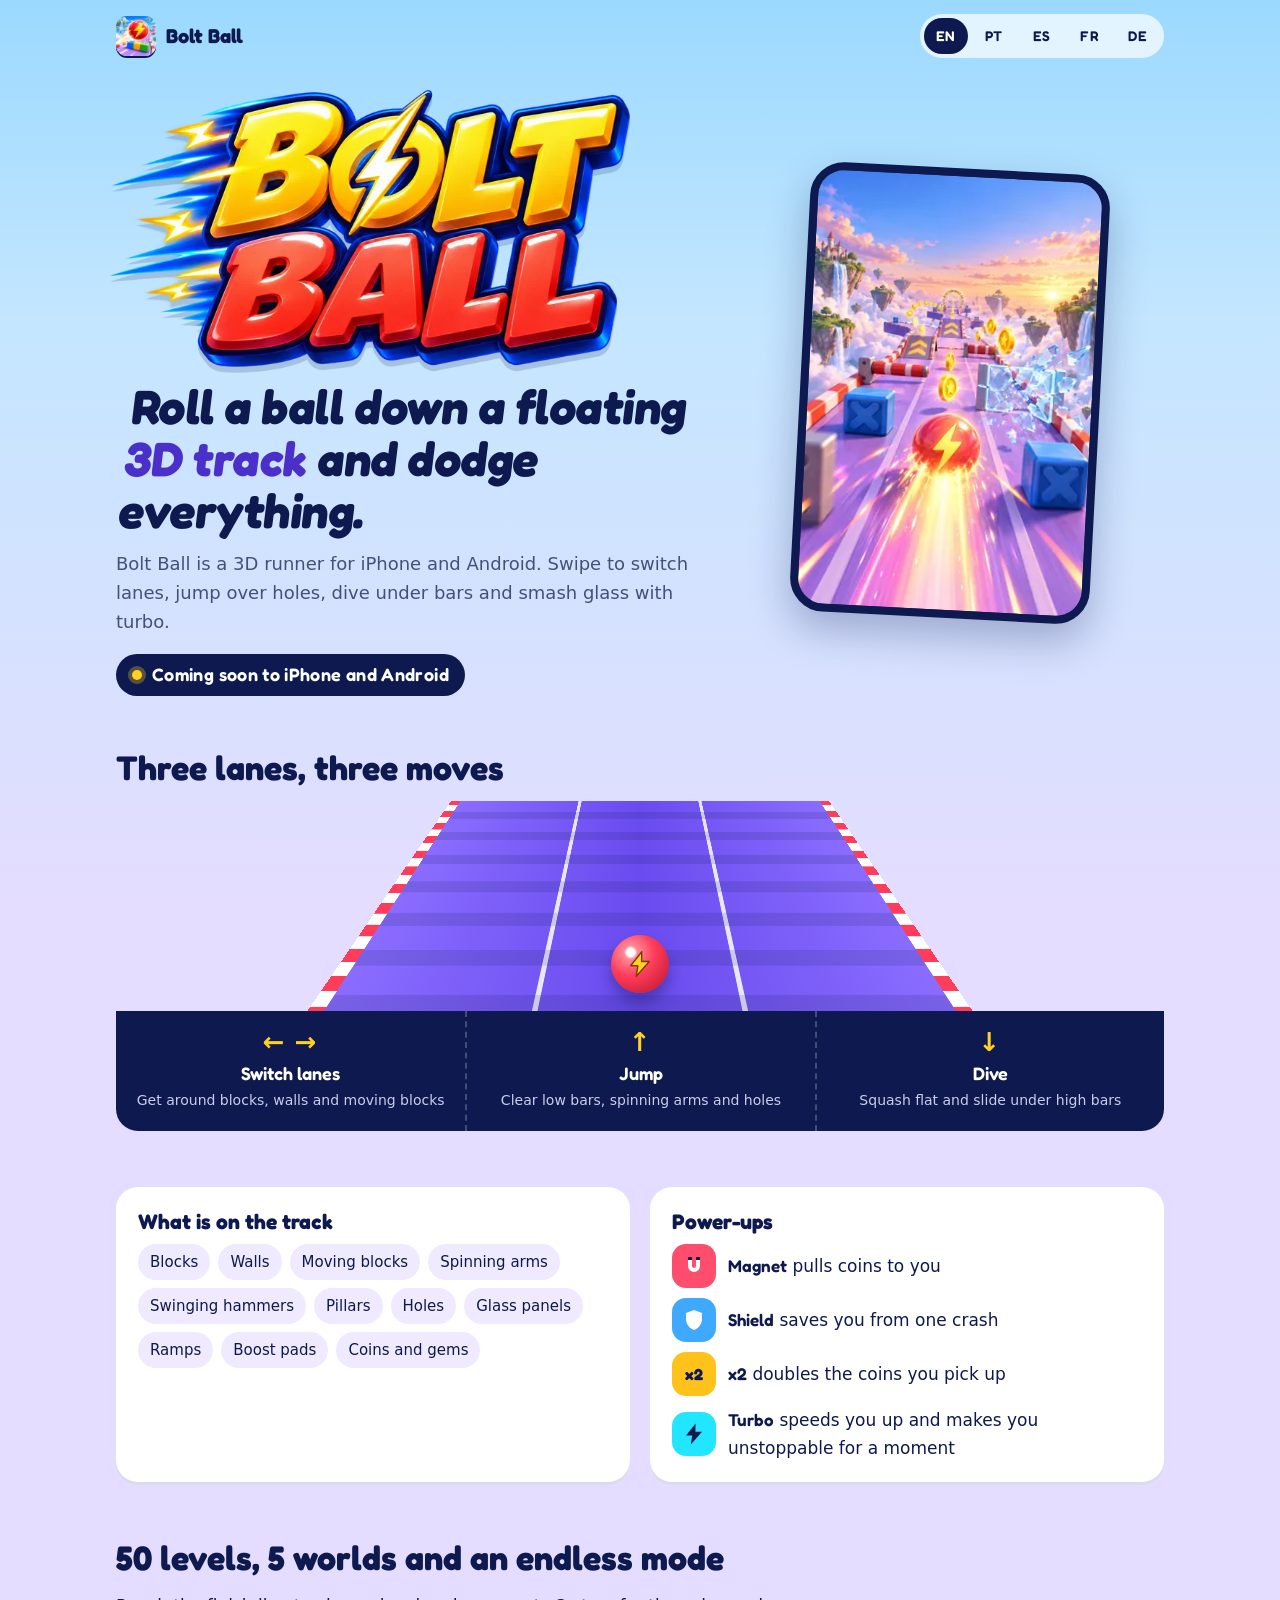
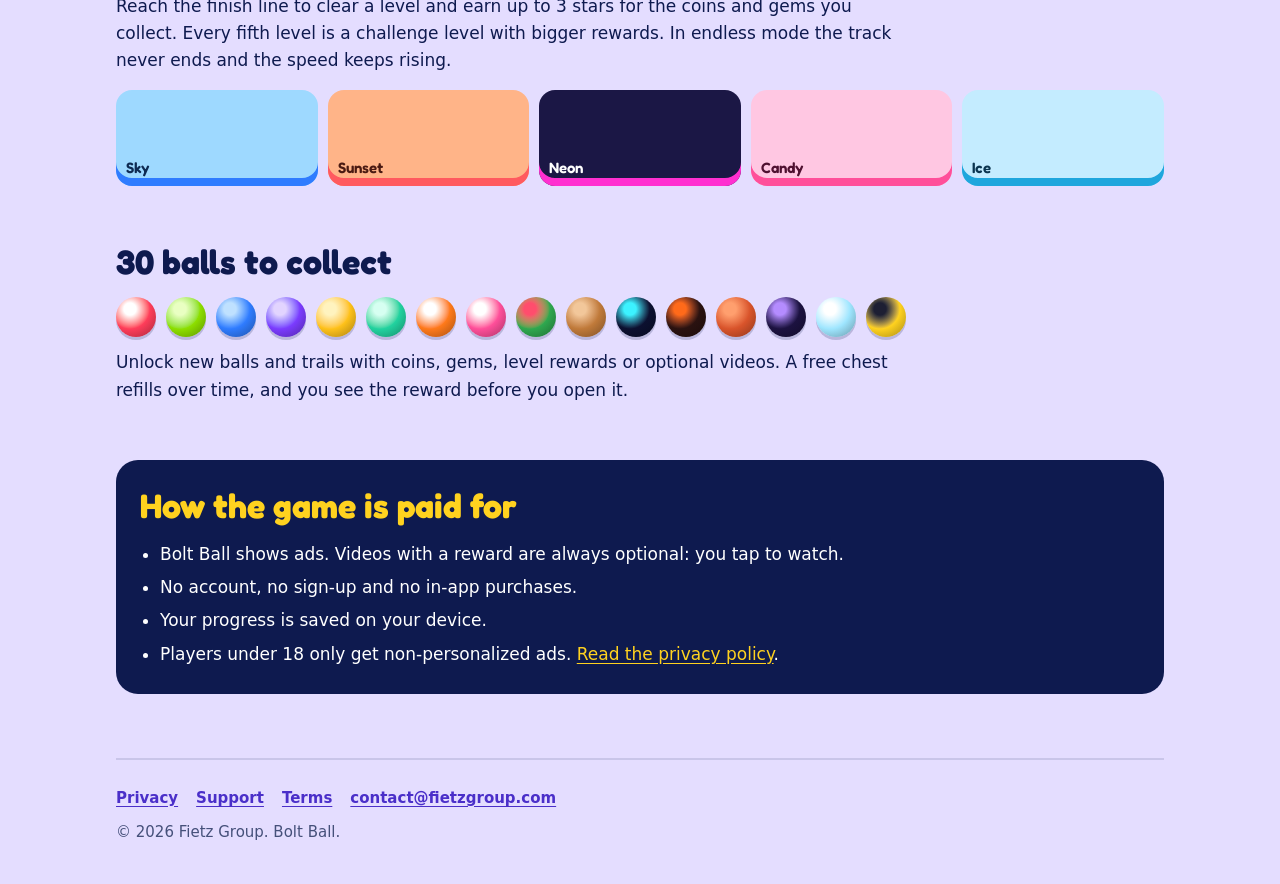
<file: index.html>
<!doctype html>
<html lang="en" data-title-en="Bolt Ball: 3D ball runner for iPhone and Android" data-title-pt="Bolt Ball: corrida de bola em 3D para iPhone e Android" data-title-es="Bolt Ball: carrera de bola en 3D para iPhone y Android" data-title-fr="Bolt Ball&nbsp;: course d'obstacles en 3D pour iPhone et Android" data-title-de="Bolt Ball: 3D-Ball-Runner für iPhone und Android">
<head>
<meta charset="utf-8">
<meta name="viewport" content="width=device-width, initial-scale=1, viewport-fit=cover">
<title>Bolt Ball: 3D ball runner for iPhone and Android</title>
<meta name="description" content="Bolt Ball is a 3D runner: roll a ball down a floating three-lane track, switch lanes, jump, dive and dodge obstacles. 50 levels in 5 worlds, endless mode and 30 balls to collect.">
<meta name="theme-color" content="#9bd9ff">
<link rel="canonical" href="https://mauriciofietz.github.io/bolt-ball/">
<link rel="icon" type="image/png" sizes="32x32" href="img/favicon-32.png">
<link rel="apple-touch-icon" href="img/apple-touch-icon.png">
<link rel="preload" href="fonts/fredoka.woff2" as="font" type="font/woff2" crossorigin>
<meta property="og:type" content="website">
<meta property="og:title" content="Bolt Ball">
<meta property="og:description" content="Roll a ball down a floating 3D track: switch lanes, jump, dive and dodge obstacles.">
<meta property="og:url" content="https://mauriciofietz.github.io/bolt-ball/">
<meta property="og:image" content="https://mauriciofietz.github.io/bolt-ball/img/og.jpg">
<meta property="og:image:width" content="1200">
<meta property="og:image:height" content="630">
<meta name="twitter:card" content="summary_large_image">
<link rel="stylesheet" href="style.css">
<script src="lang.js"></script>
</head>
<body>
<a class="skip" href="#main"><span data-l="en">Skip to content</span><span data-l="pt">Pular para o conteúdo</span><span data-l="es">Saltar al contenido</span><span data-l="fr">Aller au contenu</span><span data-l="de">Zum Inhalt springen</span></a>

<div class="wrap">
  <header class="top">
    <a class="brand" href="./" aria-label="Bolt Ball"><img src="img/icon-96.webp" width="40" height="40" alt=""> Bolt Ball</a>
    <nav class="langs" aria-label="Language / Idioma / Langue / Sprache">
      <a href="#en" data-set="en" hreflang="en" lang="en">EN</a>
      <a href="#pt" data-set="pt" hreflang="pt-BR" lang="pt-BR">PT</a>
      <a href="#es" data-set="es" hreflang="es" lang="es">ES</a>
      <a href="#fr" data-set="fr" hreflang="fr" lang="fr">FR</a>
      <a href="#de" data-set="de" hreflang="de" lang="de">DE</a>
    </nav>
  </header>

  <main id="main">
    <section class="hero">
      <div>
        <img class="hero-logo" src="img/logo-720.webp" srcset="img/logo-360.webp 360w, img/logo-720.webp 720w" sizes="(max-width: 760px) 86vw, 520px" width="720" height="383" alt="Bolt Ball" fetchpriority="high">
        <div data-l="en" lang="en">
          <h1>Roll a ball down a floating <span class="hl">3D track</span> and dodge everything.</h1>
          <p>Bolt Ball is a 3D runner for iPhone and Android. Swipe to switch lanes, jump over holes, dive under bars and smash glass with turbo.</p>
          <p class="soon">Coming soon to iPhone and Android</p>
        </div>
        <div data-l="pt" lang="pt-BR">
          <h1>Guie uma bola por uma <span class="hl">pista 3D</span> flutuante e desvie de tudo.</h1>
          <p>Bolt Ball é um jogo de corrida com obstáculos em 3D para iPhone e Android. Deslize para trocar de faixa, pular buracos, mergulhar sob barras e quebrar vidro no turbo.</p>
          <p class="soon">Em breve para iPhone e Android</p>
        </div>
        <div data-l="es" lang="es">
          <h1>Guía una bola por una <span class="hl">pista 3D</span> flotante y esquívalo todo.</h1>
          <p>Bolt Ball es un juego de carreras con obstáculos en 3D para iPhone y Android. Desliza para cambiar de carril, saltar huecos, pasar bajo las barras y romper cristal con turbo.</p>
          <p class="soon">Muy pronto en iPhone y Android</p>
        </div>
        <div data-l="fr" lang="fr">
          <h1>Guidez une boule sur une <span class="hl">piste 3D</span> flottante et esquivez tout.</h1>
          <p>Bolt Ball est un jeu de course d'obstacles en 3D pour iPhone et Android. Glissez le doigt pour changer de voie, sauter par-dessus les trous, plonger sous les barres et briser le verre avec le turbo.</p>
          <p class="soon">Bientôt sur iPhone et Android</p>
        </div>
        <div data-l="de" lang="de">
          <h1>Lenke einen Ball über eine schwebende <span class="hl">3D-Strecke</span> und weich allem aus.</h1>
          <p>Bolt Ball ist ein 3D-Rennspiel mit Hindernissen für iPhone und Android. Wische, um die Spur zu wechseln, über Löcher zu springen, unter Stangen durchzutauchen und mit Turbo Glas zu zerschlagen.</p>
          <p class="soon">Bald für iPhone und Android</p>
        </div>
      </div>
      <figure class="shot">
        <img src="img/splash-600.webp" srcset="img/splash-300.webp 300w, img/splash-600.webp 600w" sizes="(max-width: 760px) 70vw, 300px" width="600" height="900" alt="" loading="eager">
      </figure>
    </section>

    <section class="lanes" aria-labelledby="moves-title">
      <h2 id="moves-title" class="lanes-title">
        <span data-l="en">Three lanes, three moves</span><span data-l="pt">Três faixas, três gestos</span><span data-l="es">Tres carriles, tres gestos</span><span data-l="fr">Trois voies, trois gestes</span><span data-l="de">Drei Spuren, drei Gesten</span>
      </h2>
      <div class="road-view" aria-hidden="true">
        <div class="road"></div>
        <div class="ball"><svg viewBox="0 0 24 24"><path d="M13.5 1.5 4 13.5h6.2L8.8 22.5 20 9.8h-6.6l.1-8.3Z" fill="#ffd21f" stroke="#7a3b00" stroke-width="1.2" stroke-linejoin="round"/></svg></div>
      </div>
      <ul class="moves">
        <li>
          <span class="gest" aria-hidden="true">&larr; &rarr;</span>
          <span class="act"><span data-l="en">Switch lanes</span><span data-l="pt">Troque de faixa</span><span data-l="es">Cambia de carril</span><span data-l="fr">Changez de voie</span><span data-l="de">Spur wechseln</span></span>
          <span class="why"><span data-l="en">Get around blocks, walls and moving blocks</span><span data-l="pt">Fuja de blocos, paredes e blocos que se movem</span><span data-l="es">Esquiva bloques, muros y bloques que se mueven</span><span data-l="fr">Contournez les blocs, les murs et les blocs mobiles</span><span data-l="de">Weich Blöcken, Wänden und beweglichen Blöcken aus</span></span>
        </li>
        <li>
          <span class="gest" aria-hidden="true">&uarr;</span>
          <span class="act"><span data-l="en">Jump</span><span data-l="pt">Pule</span><span data-l="es">Salta</span><span data-l="fr">Sautez</span><span data-l="de">Springen</span></span>
          <span class="why"><span data-l="en">Clear low bars, spinning arms and holes</span><span data-l="pt">Passe por barras baixas, braços giratórios e buracos</span><span data-l="es">Supera barras bajas, brazos giratorios y huecos</span><span data-l="fr">Franchissez les barres basses, les bras rotatifs et les trous</span><span data-l="de">Spring über niedrige Stangen, Drehbalken und Löcher</span></span>
        </li>
        <li>
          <span class="gest" aria-hidden="true">&darr;</span>
          <span class="act"><span data-l="en">Dive</span><span data-l="pt">Mergulhe</span><span data-l="es">Lánzate</span><span data-l="fr">Plongez</span><span data-l="de">Ducken</span></span>
          <span class="why"><span data-l="en">Squash flat and slide under high bars</span><span data-l="pt">Achate a bola e passe sob as barras altas</span><span data-l="es">Aplasta la bola y pasa bajo las barras altas</span><span data-l="fr">Aplatissez la boule et glissez sous les barres hautes</span><span data-l="de">Mach dich platt und rutsch unter hohen Stangen durch</span></span>
        </li>
      </ul>
    </section>

    <section class="block">
      <div class="grid2">
        <div class="card">
          <h3><span data-l="en">What is on the track</span><span data-l="pt">O que tem na pista</span><span data-l="es">Qué hay en la pista</span><span data-l="fr">Sur la piste</span><span data-l="de">Auf der Strecke</span></h3>
          <ul class="chips" data-l="en" lang="en">
            <li>Blocks</li><li>Walls</li><li>Moving blocks</li><li>Spinning arms</li><li>Swinging hammers</li><li>Pillars</li><li>Holes</li><li>Glass panels</li><li>Ramps</li><li>Boost pads</li><li>Coins and gems</li>
          </ul>
          <ul class="chips" data-l="pt" lang="pt-BR">
            <li>Blocos</li><li>Paredes</li><li>Blocos que se movem</li><li>Braços giratórios</li><li>Martelos que balançam</li><li>Pilares</li><li>Buracos</li><li>Painéis de vidro</li><li>Rampas</li><li>Placas de turbo</li><li>Moedas e gemas</li>
          </ul>
          <ul class="chips" data-l="es" lang="es">
            <li>Bloques</li><li>Muros</li><li>Bloques móviles</li><li>Brazos giratorios</li><li>Martillos que se balancean</li><li>Pilares</li><li>Huecos</li><li>Paneles de cristal</li><li>Rampas</li><li>Placas de turbo</li><li>Monedas y gemas</li>
          </ul>
          <ul class="chips" data-l="fr" lang="fr">
            <li>Blocs</li><li>Murs</li><li>Blocs mobiles</li><li>Bras rotatifs</li><li>Marteaux oscillants</li><li>Piliers</li><li>Trous</li><li>Panneaux de verre</li><li>Rampes</li><li>Plaques de turbo</li><li>Pièces et gemmes</li>
          </ul>
          <ul class="chips" data-l="de" lang="de">
            <li>Blöcke</li><li>Wände</li><li>Bewegliche Blöcke</li><li>Drehbalken</li><li>Schwingende Hämmer</li><li>Säulen</li><li>Löcher</li><li>Glasscheiben</li><li>Rampen</li><li>Turbo-Felder</li><li>Münzen und Edelsteine</li>
          </ul>
        </div>
        <div class="card">
          <h3><span data-l="en">Power-ups</span><span data-l="pt">Poderes</span><span data-l="es">Potenciadores</span><span data-l="fr">Bonus</span><span data-l="de">Power-ups</span></h3>
          <ul class="powers">
            <li><span class="pw" style="background:#ff4d6d" aria-hidden="true"><svg viewBox="0 0 24 24" width="24" height="24"><path d="M6 3v9a6 6 0 0 0 12 0V3h-4v9a2 2 0 0 1-4 0V3H6Z" fill="#fff"/><path d="M6 3h4v3H6zM14 3h4v3h-4z" fill="#0e1a4f"/></svg></span><span><b><span data-l="en">Magnet</span><span data-l="pt">Ímã</span><span data-l="es">Imán</span><span data-l="fr">Aimant</span><span data-l="de">Magnet</span></b> <span data-l="en">pulls coins to you</span><span data-l="pt">puxa as moedas até você</span><span data-l="es">atrae las monedas hacia ti</span><span data-l="fr">attire les pièces vers vous</span><span data-l="de">zieht Münzen zu dir</span></span></li>
            <li><span class="pw" style="background:#3fa9ff" aria-hidden="true"><svg viewBox="0 0 24 24" width="24" height="24"><path d="M12 2 4 5v6c0 5 3.4 9.4 8 11 4.6-1.6 8-6 8-11V5l-8-3Z" fill="#fff"/></svg></span><span><b><span data-l="en">Shield</span><span data-l="pt">Escudo</span><span data-l="es">Escudo</span><span data-l="fr">Bouclier</span><span data-l="de">Schild</span></b> <span data-l="en">saves you from one crash</span><span data-l="pt">salva você de uma batida</span><span data-l="es">te salva de un choque</span><span data-l="fr">vous sauve d'une collision</span><span data-l="de">rettet dich bei einem Crash</span></span></li>
            <li><span class="pw" style="background:#ffc21a;color:#0e1a4f" aria-hidden="true">x2</span><span><b>x2</b> <span data-l="en">doubles the coins you pick up</span><span data-l="pt">dobra as moedas que você pega</span><span data-l="es">duplica las monedas que recoges</span><span data-l="fr">double les pièces que vous ramassez</span><span data-l="de">verdoppelt die Münzen, die du einsammelst</span></span></li>
            <li><span class="pw" style="background:#22e6ff" aria-hidden="true"><svg viewBox="0 0 24 24" width="24" height="24"><path d="M13.5 1.5 4 13.5h6.2L8.8 22.5 20 9.8h-6.6l.1-8.3Z" fill="#0e1a4f"/></svg></span><span><b>Turbo</b> <span data-l="en">speeds you up and makes you unstoppable for a moment</span><span data-l="pt">acelera e deixa você invencível por um instante</span><span data-l="es">te acelera y te hace invencible por un momento</span><span data-l="fr">vous accélère et vous rend imparable pendant un instant</span><span data-l="de">macht dich schneller und kurz unaufhaltsam</span></span></li>
          </ul>
        </div>
      </div>
    </section>

    <section class="block">
      <h2><span data-l="en">50 levels, 5 worlds and an endless mode</span><span data-l="pt">50 fases, 5 mundos e um modo infinito</span><span data-l="es">50 niveles, 5 mundos y un modo infinito</span><span data-l="fr">50 niveaux, 5 mondes et un mode infini</span><span data-l="de">50 Level, 5 Welten und ein Endlosmodus</span></h2>
      <p data-l="en" lang="en">Reach the finish line to clear a level and earn up to 3 stars for the coins and gems you collect. Every fifth level is a challenge level with bigger rewards. In endless mode the track never ends and the speed keeps rising.</p>
      <p data-l="pt" lang="pt-BR">Cruze a linha de chegada para vencer a fase e ganhe até 3 estrelas pelas moedas e gemas que pegar. A cada 5 fases vem uma fase de desafio com prêmios maiores. No modo infinito a pista não acaba e a velocidade só aumenta.</p>
      <p data-l="es" lang="es">Cruza la meta para superar el nivel y gana hasta 3 estrellas por las monedas y gemas que recojas. Cada 5 niveles llega un nivel de desafío con mejores recompensas. En el modo infinito la pista nunca termina y la velocidad no deja de subir.</p>
      <p data-l="fr" lang="fr">Franchissez la ligne d'arrivée pour terminer un niveau et gagnez jusqu'à 3 étoiles grâce aux pièces et aux gemmes ramassées. Tous les 5 niveaux, un niveau défi offre de plus grosses récompenses. En mode infini, la piste ne s'arrête jamais et la vitesse ne cesse d'augmenter.</p>
      <p data-l="de" lang="de">Erreiche die Ziellinie, um ein Level zu schaffen, und hol dir bis zu 3 Sterne für die Münzen und Edelsteine, die du sammelst. Jedes fünfte Level ist eine Herausforderung mit größeren Belohnungen. Im Endlosmodus endet die Strecke nie und das Tempo steigt immer weiter.</p>
      <ul class="worlds">
        <li style="background:#9ed9ff;color:#0e2a52;box-shadow:inset 0 -8px 0 #2f7cff"><span data-l="en">Sky</span><span data-l="pt">Céu</span><span data-l="es">Cielo</span><span data-l="fr">Ciel</span><span data-l="de">Himmel</span></li>
        <li style="background:#ffb488;color:#4a1a12;box-shadow:inset 0 -8px 0 #ff5a5f"><span data-l="en">Sunset</span><span data-l="pt">Pôr do Sol</span><span data-l="es">Atardecer</span><span data-l="fr">Coucher de soleil</span><span data-l="de">Sonnen&shy;untergang</span></li>
        <li style="background:#1b1745;color:#ffffff;box-shadow:inset 0 -8px 0 #ff2fd0"><span data-l="en">Neon</span><span data-l="pt">Neon</span><span data-l="es">Neon</span><span data-l="fr">Néon</span><span data-l="de">Neon</span></li>
        <li style="background:#ffc7e2;color:#4f1030;box-shadow:inset 0 -8px 0 #ff4f9a"><span data-l="en">Candy</span><span data-l="pt">Doces</span><span data-l="es">Dulces</span><span data-l="fr">Bonbons</span><span data-l="de">Bonbons</span></li>
        <li style="background:#c4ecff;color:#0b3550;box-shadow:inset 0 -8px 0 #1fa6dd"><span data-l="en">Ice</span><span data-l="pt">Gelo</span><span data-l="es">Hielo</span><span data-l="fr">Glace</span><span data-l="de">Eis</span></li>
      </ul>
    </section>

    <section class="block">
      <h2><span data-l="en">30 balls to collect</span><span data-l="pt">30 bolas para colecionar</span><span data-l="es">30 bolas para coleccionar</span><span data-l="fr">30 boules à collectionner</span><span data-l="de">30 Bälle zum Sammeln</span></h2>
      <ul class="balls" aria-hidden="true">
        <li style="--b:#ff3d5a;--a:#ffffff"></li><li style="--b:#8ee000;--a:#e9ffc2"></li><li style="--b:#2f7cff;--a:#bfe1ff"></li><li style="--b:#7b3cff;--a:#e2d4ff"></li>
        <li style="--b:#ffc21a;--a:#fff3bf"></li><li style="--b:#22d3a0;--a:#d6fff1"></li><li style="--b:#ff7a1a;--a:#ffffff"></li><li style="--b:#ff4f9a;--a:#ffffff"></li>
        <li style="--b:#2fa84f;--a:#ff4d6d"></li><li style="--b:#c07a3a;--a:#f2c79a"></li><li style="--b:#0c1030;--a:#3cf2ff"></li><li style="--b:#2a1210;--a:#ff6a1a"></li>
        <li style="--b:#d9542b;--a:#ff9f6e"></li><li style="--b:#1c1240;--a:#b48cff"></li><li style="--b:#9fe6ff;--a:#ffffff"></li><li style="--b:#ffd21f;--a:#1d1f33"></li>
      </ul>
      <p data-l="en" lang="en">Unlock new balls and trails with coins, gems, level rewards or optional videos. A free chest refills over time, and you see the reward before you open it.</p>
      <p data-l="pt" lang="pt-BR">Libere bolas e rastros novos com moedas, gemas, prêmios de fase ou vídeos opcionais. Um baú grátis se enche com o tempo, e você vê o prêmio antes de abrir.</p>
      <p data-l="es" lang="es">Desbloquea bolas y estelas nuevas con monedas, gemas, premios de nivel o vídeos opcionales. Un cofre gratis se llena con el tiempo y ves el premio antes de abrirlo.</p>
      <p data-l="fr" lang="fr">Débloquez de nouvelles boules et traînées avec des pièces, des gemmes, des récompenses de niveau ou des vidéos facultatives. Un coffre gratuit se remplit avec le temps, et vous voyez la récompense avant de l'ouvrir.</p>
      <p data-l="de" lang="de">Schalte neue Bälle und Schweife mit Münzen, Edelsteinen, Level-Belohnungen oder freiwilligen Videos frei. Eine Gratis-Truhe füllt sich mit der Zeit, und du siehst die Belohnung, bevor du sie öffnest.</p>
    </section>

    <section class="block honest">
      <h2><span data-l="en">How the game is paid for</span><span data-l="pt">Como o jogo se paga</span><span data-l="es">Cómo se paga el juego</span><span data-l="fr">Comment le jeu est financé</span><span data-l="de">So finanziert sich das Spiel</span></h2>
      <ul data-l="en" lang="en">
        <li>Bolt Ball shows ads. Videos with a reward are always optional: you tap to watch.</li>
        <li>No account, no sign-up and no in-app purchases.</li>
        <li>Your progress is saved on your device.</li>
        <li>Players under 18 only get non-personalized ads. <a data-keep href="privacy.html#en" style="color:#ffd21f">Read the privacy policy</a>.</li>
      </ul>
      <ul data-l="pt" lang="pt-BR">
        <li>O Bolt Ball mostra anúncios. Vídeos com prêmio são sempre opcionais: você toca para assistir.</li>
        <li>Sem conta, sem cadastro e sem compras no app.</li>
        <li>Seu progresso fica salvo no aparelho.</li>
        <li>Quem tem menos de 18 anos só recebe anúncio não personalizado. <a data-keep href="privacy.html#pt" style="color:#ffd21f">Leia a política de privacidade</a>.</li>
      </ul>
      <ul data-l="es" lang="es">
        <li>Bolt Ball muestra anuncios. Los vídeos con recompensa siempre son opcionales: tocas para verlos.</li>
        <li>Sin cuenta, sin registro y sin compras en la app.</li>
        <li>Tu progreso se guarda en tu dispositivo.</li>
        <li>Los jugadores menores de 18 años solo reciben anuncios no personalizados. <a data-keep href="privacy.html#es" style="color:#ffd21f">Lee la política de privacidad</a>.</li>
      </ul>
      <ul data-l="fr" lang="fr">
        <li>Bolt Ball affiche des publicités. Les vidéos avec récompense sont toujours facultatives&nbsp;: c'est vous qui appuyez pour les regarder.</li>
        <li>Pas de compte, pas d'inscription et pas d'achats intégrés.</li>
        <li>Votre progression est enregistrée sur votre appareil.</li>
        <li>Les joueurs de moins de 18 ans ne reçoivent que des publicités non personnalisées. <a data-keep href="privacy.html#fr" style="color:#ffd21f">Lire la politique de confidentialité</a>.</li>
      </ul>
      <ul data-l="de" lang="de">
        <li>Bolt Ball zeigt Werbung. Videos mit Belohnung sind immer freiwillig: Du tippst, um sie anzusehen.</li>
        <li>Kein Konto, keine Registrierung und keine In-App-Käufe.</li>
        <li>Dein Fortschritt wird auf deinem Gerät gespeichert.</li>
        <li>Spieler unter 18 Jahren bekommen nur nicht personalisierte Werbung. <a data-keep href="privacy.html#de" style="color:#ffd21f">Datenschutzerklärung lesen</a>.</li>
      </ul>
    </section>
  </main>

  <footer class="foot">
    <nav aria-label="Links">
      <a data-keep href="privacy.html#en"><span data-l="en">Privacy</span><span data-l="pt">Privacidade</span><span data-l="es">Privacidad</span><span data-l="fr">Confidentialité</span><span data-l="de">Datenschutz</span></a>
      <a data-keep href="support.html#en"><span data-l="en">Support</span><span data-l="pt">Suporte</span><span data-l="es">Soporte</span><span data-l="fr">Assistance</span><span data-l="de">Support</span></a>
      <a data-keep href="terms.html#en"><span data-l="en">Terms</span><span data-l="pt">Termos</span><span data-l="es">Términos</span><span data-l="fr">Conditions</span><span data-l="de">Nutzungsbedingungen</span></a>
      <a href="mailto:contact@fietzgroup.com">contact@fietzgroup.com</a>
    </nav>
    <p>&copy; 2026 Fietz Group. Bolt Ball.</p>
  </footer>
</div>
</body>
</html>
</file>
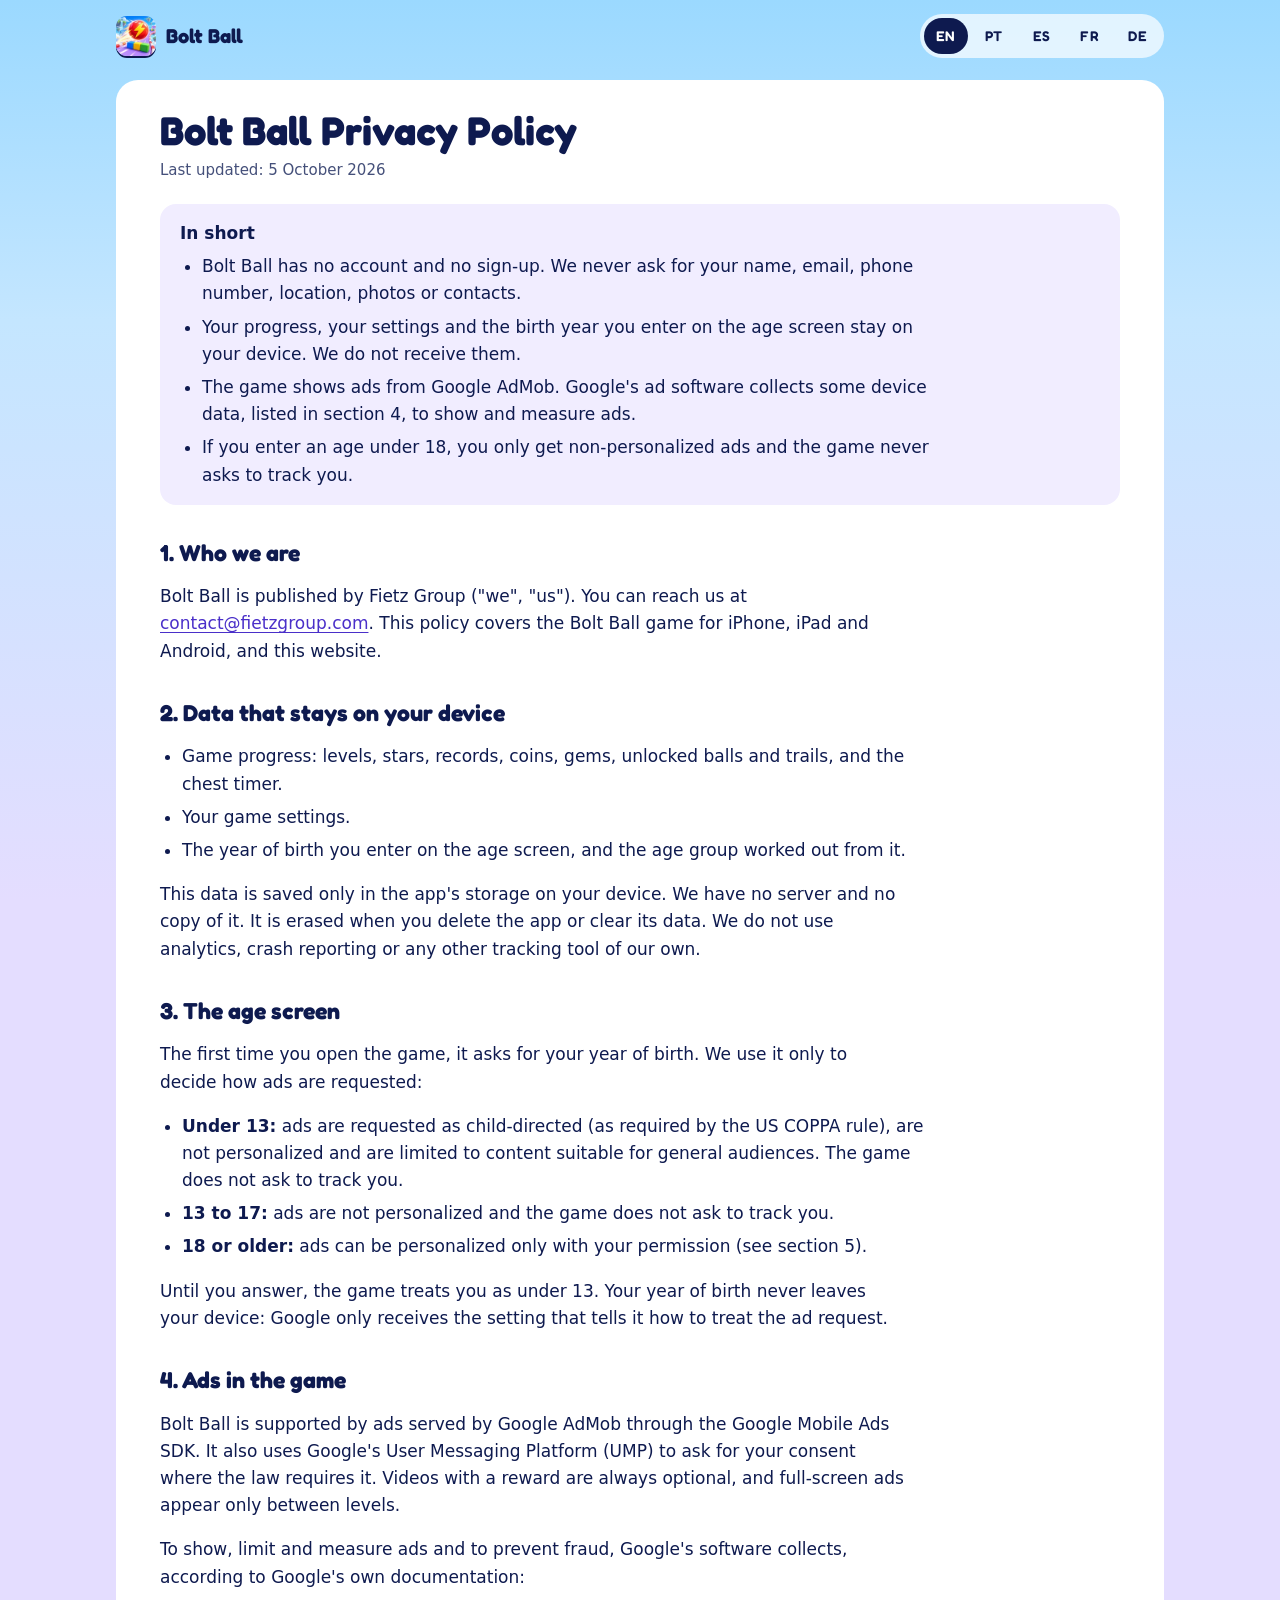
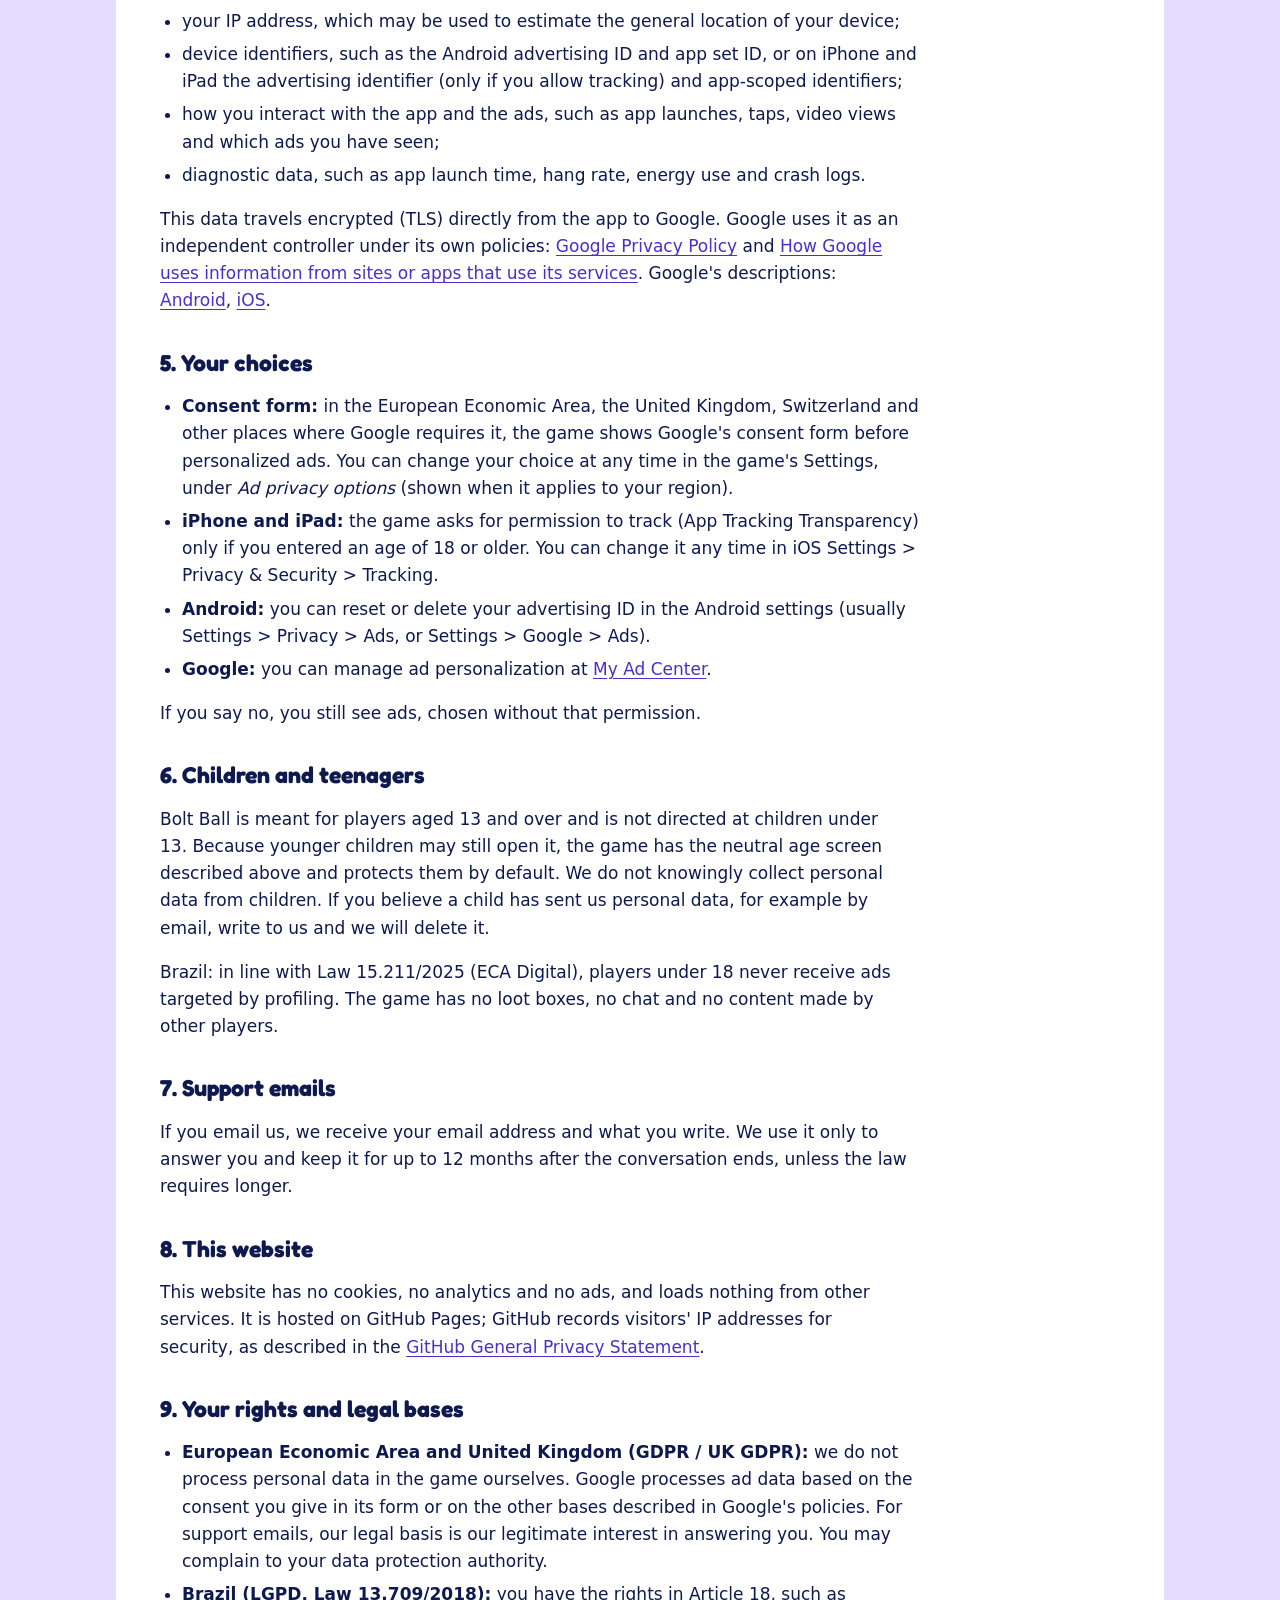
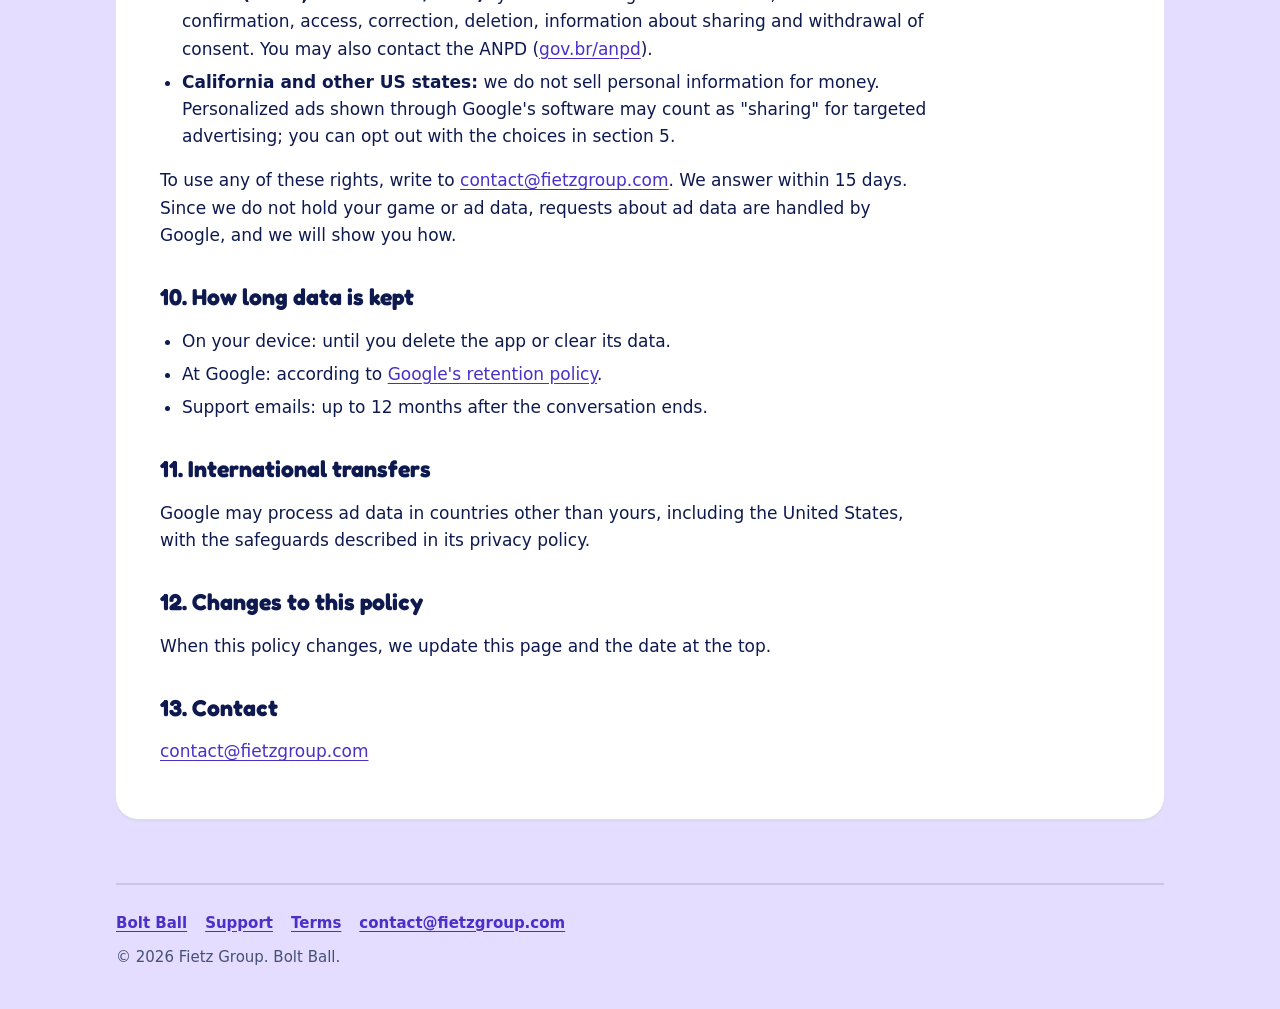
<file: privacy.html>
<!doctype html>
<html lang="en" data-title-en="Privacy Policy | Bolt Ball" data-title-pt="Política de Privacidade | Bolt Ball" data-title-es="Política de Privacidad | Bolt Ball" data-title-fr="Politique de confidentialité | Bolt Ball" data-title-de="Datenschutzerklärung | Bolt Ball">
<head>
<meta charset="utf-8">
<meta name="viewport" content="width=device-width, initial-scale=1, viewport-fit=cover">
<title>Privacy Policy | Bolt Ball</title>
<meta name="description" content="How the Bolt Ball game handles data: no account, progress stays on your device, ads by Google AdMob, protections for players under 18.">
<meta name="theme-color" content="#9bd9ff">
<link rel="canonical" href="https://mauriciofietz.github.io/bolt-ball/privacy.html">
<link rel="icon" type="image/png" sizes="32x32" href="img/favicon-32.png">
<link rel="apple-touch-icon" href="img/apple-touch-icon.png">
<link rel="stylesheet" href="style.css">
<script src="lang.js"></script>
</head>
<body>
<a class="skip" href="#main"><span data-l="en">Skip to content</span><span data-l="pt">Pular para o conteúdo</span><span data-l="es">Saltar al contenido</span><span data-l="fr">Aller au contenu</span><span data-l="de">Zum Inhalt springen</span></a>
<div class="wrap">
  <header class="top">
    <a class="brand" data-keep href="index.html#en"><img src="img/icon-96.webp" width="40" height="40" alt=""> Bolt Ball</a>
    <nav class="langs" aria-label="Language / Idioma / Langue / Sprache">
      <a href="#en" data-set="en" hreflang="en" lang="en">EN</a>
      <a href="#pt" data-set="pt" hreflang="pt-BR" lang="pt-BR">PT</a>
      <a href="#es" data-set="es" hreflang="es" lang="es">ES</a>
      <a href="#fr" data-set="fr" hreflang="fr" lang="fr">FR</a>
      <a href="#de" data-set="de" hreflang="de" lang="de">DE</a>
    </nav>
  </header>

  <main id="main">
<!-- PUBLICADOR: "Fietz Group" e a marca (dominio fietzgroup.com). Quando a conta de desenvolvedor da Apple/Google estiver definida,
     trocar pelo nome legal exato que aparece na loja em todos os idiomas (ex.: "FIETZ GROUP LTD, company no. 17473646, England and Wales"). -->

<!-- ======================= ENGLISH ======================= -->
<article class="doc" data-l="en" lang="en">
  <h1>Bolt Ball Privacy Policy</h1>
  <p class="date">Last updated: 5 October 2026</p>

  <div class="sum" id="en-summary">
    <strong>In short</strong>
    <ul>
      <li>Bolt Ball has no account and no sign-up. We never ask for your name, email, phone number, location, photos or contacts.</li>
      <li>Your progress, your settings and the birth year you enter on the age screen stay on your device. We do not receive them.</li>
      <li>The game shows ads from Google AdMob. Google's ad software collects some device data, listed in section 4, to show and measure ads.</li>
      <li>If you enter an age under 18, you only get non-personalized ads and the game never asks to track you.</li>
    </ul>
  </div>

  <h2 id="en-who">1. Who we are</h2>
  <p>Bolt Ball is published by Fietz Group ("we", "us"). You can reach us at <a href="mailto:contact@fietzgroup.com">contact@fietzgroup.com</a>. This policy covers the Bolt Ball game for iPhone, iPad and Android, and this website.</p>

  <h2 id="en-device">2. Data that stays on your device</h2>
  <ul>
    <li>Game progress: levels, stars, records, coins, gems, unlocked balls and trails, and the chest timer.</li>
    <li>Your game settings.</li>
    <li>The year of birth you enter on the age screen, and the age group worked out from it.</li>
  </ul>
  <p>This data is saved only in the app's storage on your device. We have no server and no copy of it. It is erased when you delete the app or clear its data. We do not use analytics, crash reporting or any other tracking tool of our own.</p>

  <h2 id="en-age">3. The age screen</h2>
  <p>The first time you open the game, it asks for your year of birth. We use it only to decide how ads are requested:</p>
  <ul>
    <li><strong>Under 13:</strong> ads are requested as child-directed (as required by the US COPPA rule), are not personalized and are limited to content suitable for general audiences. The game does not ask to track you.</li>
    <li><strong>13 to 17:</strong> ads are not personalized and the game does not ask to track you.</li>
    <li><strong>18 or older:</strong> ads can be personalized only with your permission (see section 5).</li>
  </ul>
  <p>Until you answer, the game treats you as under 13. Your year of birth never leaves your device: Google only receives the setting that tells it how to treat the ad request.</p>

  <h2 id="en-ads">4. Ads in the game</h2>
  <p>Bolt Ball is supported by ads served by Google AdMob through the Google Mobile Ads SDK. It also uses Google's User Messaging Platform (UMP) to ask for your consent where the law requires it. Videos with a reward are always optional, and full-screen ads appear only between levels.</p>
  <p>To show, limit and measure ads and to prevent fraud, Google's software collects, according to Google's own documentation:</p>
  <ul>
    <li>your IP address, which may be used to estimate the general location of your device;</li>
    <li>device identifiers, such as the Android advertising ID and app set ID, or on iPhone and iPad the advertising identifier (only if you allow tracking) and app-scoped identifiers;</li>
    <li>how you interact with the app and the ads, such as app launches, taps, video views and which ads you have seen;</li>
    <li>diagnostic data, such as app launch time, hang rate, energy use and crash logs.</li>
  </ul>
  <p>This data travels encrypted (TLS) directly from the app to Google. Google uses it as an independent controller under its own policies: <a href="https://policies.google.com/privacy" rel="noopener">Google Privacy Policy</a> and <a href="https://policies.google.com/technologies/partner-sites" rel="noopener">How Google uses information from sites or apps that use its services</a>. Google's descriptions: <a href="https://developers.google.com/admob/android/privacy/play-data-disclosure" rel="noopener">Android</a>, <a href="https://developers.google.com/admob/ios/privacy/data-disclosure" rel="noopener">iOS</a>.</p>

  <h2 id="en-choices">5. Your choices</h2>
  <ul>
    <li><strong>Consent form:</strong> in the European Economic Area, the United Kingdom, Switzerland and other places where Google requires it, the game shows Google's consent form before personalized ads. You can change your choice at any time in the game's Settings, under <em>Ad privacy options</em> (shown when it applies to your region).</li>
    <li><strong>iPhone and iPad:</strong> the game asks for permission to track (App Tracking Transparency) only if you entered an age of 18 or older. You can change it any time in iOS Settings &gt; Privacy &amp; Security &gt; Tracking.</li>
    <li><strong>Android:</strong> you can reset or delete your advertising ID in the Android settings (usually Settings &gt; Privacy &gt; Ads, or Settings &gt; Google &gt; Ads).</li>
    <li><strong>Google:</strong> you can manage ad personalization at <a href="https://myadcenter.google.com/" rel="noopener">My Ad Center</a>.</li>
  </ul>
  <p>If you say no, you still see ads, chosen without that permission.</p>

  <h2 id="en-children">6. Children and teenagers</h2>
  <p>Bolt Ball is meant for players aged 13 and over and is not directed at children under 13. Because younger children may still open it, the game has the neutral age screen described above and protects them by default. We do not knowingly collect personal data from children. If you believe a child has sent us personal data, for example by email, write to us and we will delete it.</p>
  <p>Brazil: in line with Law 15.211/2025 (ECA Digital), players under 18 never receive ads targeted by profiling. The game has no loot boxes, no chat and no content made by other players.</p>

  <h2 id="en-support">7. Support emails</h2>
  <p>If you email us, we receive your email address and what you write. We use it only to answer you and keep it for up to 12 months after the conversation ends, unless the law requires longer.</p>

  <h2 id="en-site">8. This website</h2>
  <p>This website has no cookies, no analytics and no ads, and loads nothing from other services. It is hosted on GitHub Pages; GitHub records visitors' IP addresses for security, as described in the <a href="https://docs.github.com/site-policy/privacy-policies/github-general-privacy-statement" rel="noopener">GitHub General Privacy Statement</a>.</p>

  <h2 id="en-rights">9. Your rights and legal bases</h2>
  <ul>
    <li><strong>European Economic Area and United Kingdom (GDPR / UK GDPR):</strong> we do not process personal data in the game ourselves. Google processes ad data based on the consent you give in its form or on the other bases described in Google's policies. For support emails, our legal basis is our legitimate interest in answering you. You may complain to your data protection authority.</li>
    <li><strong>Brazil (LGPD, Law 13.709/2018):</strong> you have the rights in Article 18, such as confirmation, access, correction, deletion, information about sharing and withdrawal of consent. You may also contact the ANPD (<a href="https://www.gov.br/anpd" rel="noopener">gov.br/anpd</a>).</li>
    <li><strong>California and other US states:</strong> we do not sell personal information for money. Personalized ads shown through Google's software may count as "sharing" for targeted advertising; you can opt out with the choices in section 5.</li>
  </ul>
  <p>To use any of these rights, write to <a href="mailto:contact@fietzgroup.com">contact@fietzgroup.com</a>. We answer within 15 days. Since we do not hold your game or ad data, requests about ad data are handled by Google, and we will show you how.</p>

  <h2 id="en-retention">10. How long data is kept</h2>
  <ul>
    <li>On your device: until you delete the app or clear its data.</li>
    <li>At Google: according to <a href="https://policies.google.com/technologies/retention" rel="noopener">Google's retention policy</a>.</li>
    <li>Support emails: up to 12 months after the conversation ends.</li>
  </ul>

  <h2 id="en-transfers">11. International transfers</h2>
  <p>Google may process ad data in countries other than yours, including the United States, with the safeguards described in its privacy policy.</p>

  <h2 id="en-changes">12. Changes to this policy</h2>
  <p>When this policy changes, we update this page and the date at the top.</p>

  <h2 id="en-contact">13. Contact</h2>
  <p><a href="mailto:contact@fietzgroup.com">contact@fietzgroup.com</a></p>
</article>

<!-- ======================= PORTUGUES ======================= -->
<article class="doc" data-l="pt" lang="pt-BR">
  <h1>Política de Privacidade do Bolt Ball</h1>
  <p class="date">Atualizada em 5 de outubro de 2026</p>

  <div class="sum" id="pt-resumo">
    <strong>Resumo</strong>
    <ul>
      <li>O Bolt Ball não tem conta nem cadastro. Nunca pedimos seu nome, e-mail, telefone, localização, fotos ou contatos.</li>
      <li>Seu progresso, seus ajustes e o ano de nascimento que você informa na tela de idade ficam no seu aparelho. Nós não recebemos esses dados.</li>
      <li>O jogo mostra anúncios do Google AdMob. O software de anúncios do Google coleta alguns dados do aparelho, listados na seção 4, para mostrar e medir os anúncios.</li>
      <li>Se você informar menos de 18 anos, recebe só anúncios não personalizados e o jogo nunca pede para rastrear você.</li>
    </ul>
  </div>

  <h2 id="pt-quem">1. Quem somos</h2>
  <p>O Bolt Ball é publicado pela Fietz Group ("nós"). Fale com a gente em <a href="mailto:contact@fietzgroup.com">contact@fietzgroup.com</a>. Esta política vale para o jogo Bolt Ball no iPhone, iPad e Android e para este site.</p>

  <h2 id="pt-aparelho">2. Dados que ficam no seu aparelho</h2>
  <ul>
    <li>Progresso do jogo: fases, estrelas, recordes, moedas, gemas, bolas e rastros liberados e o tempo do baú.</li>
    <li>Seus ajustes do jogo.</li>
    <li>O ano de nascimento informado na tela de idade e a faixa etária calculada a partir dele.</li>
  </ul>
  <p>Esses dados ficam só no armazenamento do app, no seu aparelho. Não temos servidor nem cópia deles. Eles são apagados quando você desinstala o app ou limpa os dados dele. Não usamos ferramenta própria de análise, de relatório de falhas nem de rastreamento.</p>

  <h2 id="pt-idade">3. A tela de idade</h2>
  <p>Na primeira vez que você abre o jogo, ele pergunta o seu ano de nascimento. Usamos essa resposta só para decidir como os anúncios são pedidos:</p>
  <ul>
    <li><strong>Menos de 13 anos:</strong> os anúncios são pedidos como direcionados a crianças (exigência da lei americana COPPA), não são personalizados e ficam limitados a conteúdo para todos os públicos. O jogo não pede para rastrear você.</li>
    <li><strong>De 13 a 17 anos:</strong> os anúncios não são personalizados e o jogo não pede para rastrear você.</li>
    <li><strong>18 anos ou mais:</strong> os anúncios só podem ser personalizados com a sua permissão (veja a seção 5).</li>
  </ul>
  <p>Enquanto você não responde, o jogo trata você como menor de 13 anos. O seu ano de nascimento nunca sai do aparelho: o Google recebe só a configuração que diz como tratar o pedido de anúncio.</p>

  <h2 id="pt-anuncios">4. Anúncios no jogo</h2>
  <p>O Bolt Ball se mantém com anúncios do Google AdMob, exibidos pelo Google Mobile Ads SDK. O jogo também usa a User Messaging Platform (UMP) do Google para pedir o seu consentimento onde a lei exige. Vídeos com prêmio são sempre opcionais, e anúncios de tela cheia só aparecem entre as fases.</p>
  <p>Para mostrar, limitar e medir anúncios e para evitar fraudes, o software do Google coleta, segundo a documentação do próprio Google:</p>
  <ul>
    <li>o seu endereço IP, que pode ser usado para estimar a localização aproximada do aparelho;</li>
    <li>identificadores do aparelho, como o ID de publicidade e o app set ID do Android ou, no iPhone e no iPad, o identificador de publicidade (só se você permitir o rastreamento) e identificadores do próprio app;</li>
    <li>como você usa o app e os anúncios, como aberturas do app, toques, vídeos assistidos e quais anúncios você viu;</li>
    <li>dados de diagnóstico, como tempo de abertura do app, travamentos, consumo de energia e registros de falhas.</li>
  </ul>
  <p>Esses dados vão criptografados (TLS) direto do app para o Google. O Google usa esses dados como controlador independente, pelas regras dele: <a href="https://policies.google.com/privacy?hl=pt-BR" rel="noopener">Política de Privacidade do Google</a> e <a href="https://policies.google.com/technologies/partner-sites?hl=pt-BR" rel="noopener">Como o Google usa informações de sites ou apps que usam os serviços dele</a>. Descrições do Google: <a href="https://developers.google.com/admob/android/privacy/play-data-disclosure" rel="noopener">Android</a>, <a href="https://developers.google.com/admob/ios/privacy/data-disclosure" rel="noopener">iOS</a>.</p>

  <h2 id="pt-escolhas">5. Suas escolhas</h2>
  <ul>
    <li><strong>Formulário de consentimento:</strong> no Espaço Econômico Europeu, no Reino Unido, na Suíça e em outros lugares onde o Google exige, o jogo mostra o formulário de consentimento do Google antes de anúncios personalizados. Você pode mudar a sua escolha quando quiser nos Ajustes do jogo, em <em>Opções de privacidade dos anúncios</em> (aparece quando vale para a sua região).</li>
    <li><strong>iPhone e iPad:</strong> o jogo só pede permissão para rastrear (Transparência no Rastreamento de Apps) se você informou 18 anos ou mais. Você pode mudar quando quiser em Ajustes do iOS &gt; Privacidade e Segurança &gt; Rastreamento.</li>
    <li><strong>Android:</strong> você pode redefinir ou excluir o seu ID de publicidade nas configurações do Android (normalmente Configurações &gt; Privacidade &gt; Anúncios, ou Configurações &gt; Google &gt; Anúncios).</li>
    <li><strong>Google:</strong> você pode gerenciar a personalização de anúncios na <a href="https://myadcenter.google.com/?hl=pt-BR" rel="noopener">Minha Central de Anúncios</a>.</li>
  </ul>
  <p>Se você disser não, continua vendo anúncios, escolhidos sem essa permissão.</p>

  <h2 id="pt-criancas">6. Crianças e adolescentes</h2>
  <p>O Bolt Ball é feito para jogadores a partir de 13 anos e não é direcionado a crianças menores de 13. Como crianças mais novas ainda podem abrir o jogo, ele tem a tela neutra de idade descrita acima e protege essas crianças por padrão. Não coletamos dados pessoais de crianças de propósito. Se você acha que uma criança nos enviou dados pessoais, por exemplo por e-mail, escreva para a gente e nós apagamos.</p>
  <p>Brasil: de acordo com a Lei 15.211/2025 (ECA Digital), quem tem menos de 18 anos nunca recebe anúncio direcionado por perfilamento. O jogo não tem caixa de recompensa (loot box), chat nem conteúdo criado por outros jogadores.</p>

  <h2 id="pt-suporte">7. E-mails de suporte</h2>
  <p>Se você nos escreve, recebemos o seu e-mail e o que você escreveu. Usamos isso só para responder e guardamos por até 12 meses depois do fim da conversa, salvo quando a lei exigir mais tempo.</p>

  <h2 id="pt-site">8. Este site</h2>
  <p>Este site não tem cookies, análise de visitas nem anúncios, e não carrega nada de outros serviços. Ele fica hospedado no GitHub Pages; o GitHub registra o endereço IP dos visitantes por segurança, como explica a <a href="https://docs.github.com/site-policy/privacy-policies/github-general-privacy-statement" rel="noopener">Declaração de Privacidade do GitHub</a>.</p>

  <h2 id="pt-direitos">9. Seus direitos e bases legais</h2>
  <ul>
    <li><strong>Brasil (LGPD, Lei 13.709/2018):</strong> você tem os direitos do artigo 18, como confirmação, acesso, correção, eliminação, informação sobre compartilhamento e revogação do consentimento. Você também pode procurar a ANPD (<a href="https://www.gov.br/anpd" rel="noopener">gov.br/anpd</a>).</li>
    <li><strong>Espaço Econômico Europeu e Reino Unido (GDPR / UK GDPR):</strong> nós mesmos não tratamos dados pessoais no jogo. O Google trata os dados de anúncios com base no consentimento que você dá no formulário dele ou nas outras bases descritas nas políticas do Google. Para e-mails de suporte, a nossa base é o legítimo interesse de responder você. Você pode reclamar à autoridade de proteção de dados do seu país.</li>
    <li><strong>Califórnia e outros estados dos EUA:</strong> não vendemos informações pessoais por dinheiro. Anúncios personalizados exibidos pelo software do Google podem ser considerados "compartilhamento" para publicidade direcionada; você pode recusar com as escolhas da seção 5.</li>
  </ul>
  <p>Para exercer qualquer um desses direitos, escreva para <a href="mailto:contact@fietzgroup.com">contact@fietzgroup.com</a>. Respondemos em até 15 dias. Como não guardamos os seus dados de jogo nem de anúncios, pedidos sobre dados de anúncios são atendidos pelo Google, e mostramos como fazer.</p>

  <h2 id="pt-prazo">10. Por quanto tempo os dados ficam guardados</h2>
  <ul>
    <li>No seu aparelho: até você desinstalar o app ou limpar os dados dele.</li>
    <li>No Google: conforme a <a href="https://policies.google.com/technologies/retention?hl=pt-BR" rel="noopener">política de retenção do Google</a>.</li>
    <li>E-mails de suporte: até 12 meses depois do fim da conversa.</li>
  </ul>

  <h2 id="pt-transferencia">11. Transferência internacional</h2>
  <p>O Google pode tratar os dados de anúncios em outros países, inclusive nos Estados Unidos, com as garantias descritas na política de privacidade dele.</p>

  <h2 id="pt-mudancas">12. Mudanças nesta política</h2>
  <p>Quando esta política mudar, atualizamos esta página e a data no topo.</p>

  <h2 id="pt-contato">13. Contato</h2>
  <p><a href="mailto:contact@fietzgroup.com">contact@fietzgroup.com</a></p>
</article>

<!-- ======================= ESPANOL ======================= -->
<article class="doc" data-l="es" lang="es">
  <h1>Política de Privacidad de Bolt Ball</h1>
  <p class="date">Última actualización: 5 de octubre de 2026</p>

  <div class="sum" id="es-resumen">
    <strong>En resumen</strong>
    <ul>
      <li>Bolt Ball no tiene cuenta ni registro. Nunca pedimos tu nombre, correo, teléfono, ubicación, fotos ni contactos.</li>
      <li>Tu progreso, tus ajustes y el año de nacimiento que indicas en la pantalla de edad se quedan en tu dispositivo. No los recibimos.</li>
      <li>El juego muestra anuncios de Google AdMob. El software de anuncios de Google recoge algunos datos del dispositivo, listados en la sección 4, para mostrar y medir los anuncios.</li>
      <li>Si indicas una edad menor de 18 años, solo recibes anuncios no personalizados y el juego nunca te pide permiso para rastrearte.</li>
    </ul>
  </div>

  <h2 id="es-quienes">1. Quiénes somos</h2>
  <p>Bolt Ball es publicado por Fietz Group ("nosotros"). Puedes escribirnos a <a href="mailto:contact@fietzgroup.com">contact@fietzgroup.com</a>. Esta política cubre el juego Bolt Ball para iPhone, iPad y Android, y este sitio web.</p>

  <h2 id="es-dispositivo">2. Datos que se quedan en tu dispositivo</h2>
  <ul>
    <li>Progreso del juego: niveles, estrellas, récords, monedas, gemas, bolas y estelas desbloqueadas y el tiempo del cofre.</li>
    <li>Tus ajustes del juego.</li>
    <li>El año de nacimiento que indicas en la pantalla de edad y el grupo de edad calculado a partir de él.</li>
  </ul>
  <p>Estos datos se guardan solo en el almacenamiento de la app, en tu dispositivo. No tenemos servidor ni copia de ellos. Se borran cuando eliminas la app o borras sus datos. No usamos herramientas propias de análisis, de informes de errores ni de rastreo.</p>

  <h2 id="es-edad">3. La pantalla de edad</h2>
  <p>La primera vez que abres el juego, te pide tu año de nacimiento. Lo usamos solo para decidir cómo se piden los anuncios:</p>
  <ul>
    <li><strong>Menores de 13 años:</strong> los anuncios se piden como dirigidos a niños (como exige la norma COPPA de EE. UU.), no son personalizados y se limitan a contenido apto para todo público. El juego no te pide permiso para rastrearte.</li>
    <li><strong>De 13 a 17 años:</strong> los anuncios no son personalizados y el juego no te pide permiso para rastrearte.</li>
    <li><strong>18 años o más:</strong> los anuncios solo pueden personalizarse con tu permiso (ver la sección 5).</li>
  </ul>
  <p>Hasta que respondas, el juego te trata como menor de 13 años. Tu año de nacimiento nunca sale de tu dispositivo: Google solo recibe la configuración que le indica cómo tratar la solicitud de anuncio.</p>

  <h2 id="es-anuncios">4. Anuncios en el juego</h2>
  <p>Bolt Ball se financia con anuncios de Google AdMob, mostrados por el Google Mobile Ads SDK. También usa la User Messaging Platform (UMP) de Google para pedir tu consentimiento donde la ley lo exige. Los vídeos con recompensa siempre son opcionales, y los anuncios a pantalla completa solo aparecen entre niveles.</p>
  <p>Para mostrar, limitar y medir anuncios y para prevenir fraudes, el software de Google recoge, según la documentación del propio Google:</p>
  <ul>
    <li>tu dirección IP, que puede usarse para estimar la ubicación aproximada del dispositivo;</li>
    <li>identificadores del dispositivo, como el ID de publicidad y el app set ID de Android o, en iPhone y iPad, el identificador de publicidad (solo si permites el rastreo) e identificadores propios de la app;</li>
    <li>cómo usas la app y los anuncios, como aperturas de la app, toques, vídeos vistos y qué anuncios has visto;</li>
    <li>datos de diagnóstico, como el tiempo de apertura de la app, bloqueos, consumo de energía y registros de errores.</li>
  </ul>
  <p>Estos datos viajan cifrados (TLS) directamente de la app a Google. Google los usa como responsable independiente, según sus propias políticas: <a href="https://policies.google.com/privacy?hl=es" rel="noopener">Política de Privacidad de Google</a> y <a href="https://policies.google.com/technologies/partner-sites?hl=es" rel="noopener">Cómo usa Google la información de sitios o aplicaciones que utilizan sus servicios</a>. Descripciones de Google: <a href="https://developers.google.com/admob/android/privacy/play-data-disclosure" rel="noopener">Android</a>, <a href="https://developers.google.com/admob/ios/privacy/data-disclosure" rel="noopener">iOS</a>.</p>

  <h2 id="es-opciones">5. Tus opciones</h2>
  <ul>
    <li><strong>Formulario de consentimiento:</strong> en el Espacio Económico Europeo, el Reino Unido, Suiza y otros lugares donde Google lo exige, el juego muestra el formulario de consentimiento de Google antes de los anuncios personalizados. Puedes cambiar tu elección cuando quieras en los Ajustes del juego, en <em>Opciones de privacidad de anuncios</em> (aparece cuando aplica a tu región).</li>
    <li><strong>iPhone y iPad:</strong> el juego solo pide permiso para rastrear (Transparencia en el rastreo de apps) si indicaste 18 años o más. Puedes cambiarlo cuando quieras en la app Ajustes (Configuración) de iOS &gt; Privacidad y seguridad &gt; Rastreo.</li>
    <li><strong>Android:</strong> puedes restablecer o eliminar tu ID de publicidad en los ajustes de Android (normalmente Ajustes &gt; Privacidad &gt; Anuncios, o Ajustes &gt; Google &gt; Anuncios).</li>
    <li><strong>Google:</strong> puedes gestionar la personalización de anuncios en <a href="https://myadcenter.google.com/?hl=es" rel="noopener">Mi Centro de Anuncios</a>.</li>
  </ul>
  <p>Si dices que no, sigues viendo anuncios, elegidos sin ese permiso.</p>

  <h2 id="es-menores">6. Niños y adolescentes</h2>
  <p>Bolt Ball está pensado para jugadores de 13 años en adelante y no está dirigido a menores de 13. Como niños más pequeños pueden abrirlo igualmente, el juego tiene la pantalla neutral de edad descrita arriba y los protege por defecto. No recogemos a sabiendas datos personales de niños. Si crees que un niño nos envió datos personales, por ejemplo por correo, escríbenos y los borraremos.</p>
  <p>Brasil: de acuerdo con la Ley 15.211/2025 (ECA Digital), los menores de 18 años nunca reciben anuncios dirigidos mediante perfiles. El juego no tiene cajas de recompensa (loot boxes), chat ni contenido creado por otros jugadores.</p>

  <h2 id="es-soporte">7. Correos de soporte</h2>
  <p>Si nos escribes, recibimos tu dirección de correo y lo que escribas. Lo usamos solo para responderte y lo guardamos hasta 12 meses después de terminar la conversación, salvo que la ley exija más tiempo.</p>

  <h2 id="es-sitio">8. Este sitio web</h2>
  <p>Este sitio no tiene cookies, analítica ni anuncios, y no carga nada de otros servicios. Está alojado en GitHub Pages; GitHub registra la dirección IP de los visitantes por seguridad, como explica la <a href="https://docs.github.com/site-policy/privacy-policies/github-general-privacy-statement" rel="noopener">Declaración de Privacidad de GitHub</a>.</p>

  <h2 id="es-derechos">9. Tus derechos y bases legales</h2>
  <ul>
    <li><strong>Espacio Económico Europeo y Reino Unido (RGPD / UK GDPR):</strong> nosotros no tratamos datos personales en el juego. Google trata los datos de anuncios con base en el consentimiento que das en su formulario o en las otras bases descritas en sus políticas. Para los correos de soporte, nuestra base es el interés legítimo de responderte. Puedes presentar una reclamación ante la autoridad de protección de datos de tu país.</li>
    <li><strong>México, España y el resto de América Latina:</strong> puedes ejercer tus derechos de acceso, rectificación, cancelación u oposición escribiéndonos.</li>
    <li><strong>Brasil (LGPD, Ley 13.709/2018):</strong> tienes los derechos del artículo 18, como confirmación, acceso, corrección, eliminación, información sobre el uso compartido y revocación del consentimiento. También puedes acudir a la ANPD (<a href="https://www.gov.br/anpd" rel="noopener">gov.br/anpd</a>).</li>
    <li><strong>California y otros estados de EE. UU.:</strong> no vendemos información personal por dinero. Los anuncios personalizados mostrados por el software de Google pueden considerarse "compartir" para publicidad dirigida; puedes oponerte con las opciones de la sección 5.</li>
  </ul>
  <p>Para ejercer cualquiera de estos derechos, escribe a <a href="mailto:contact@fietzgroup.com">contact@fietzgroup.com</a>. Respondemos en un plazo de 15 días. Como no guardamos tus datos de juego ni de anuncios, las solicitudes sobre datos de anuncios las atiende Google, y te indicamos cómo hacerlo.</p>

  <h2 id="es-plazo">10. Cuánto tiempo se guardan los datos</h2>
  <ul>
    <li>En tu dispositivo: hasta que elimines la app o borres sus datos.</li>
    <li>En Google: según la <a href="https://policies.google.com/technologies/retention?hl=es" rel="noopener">política de conservación de Google</a>.</li>
    <li>Correos de soporte: hasta 12 meses después de terminar la conversación.</li>
  </ul>

  <h2 id="es-transferencias">11. Transferencias internacionales</h2>
  <p>Google puede tratar los datos de anuncios en otros países, incluidos los Estados Unidos, con las garantías descritas en su política de privacidad.</p>

  <h2 id="es-cambios">12. Cambios en esta política</h2>
  <p>Cuando esta política cambie, actualizaremos esta página y la fecha de arriba.</p>

  <h2 id="es-contacto">13. Contacto</h2>
  <p><a href="mailto:contact@fietzgroup.com">contact@fietzgroup.com</a></p>
</article>

<!-- ======================= FRANCAIS ======================= -->
<article class="doc" data-l="fr" lang="fr">
  <h1>Politique de confidentialité de Bolt Ball</h1>
  <p class="date">Dernière mise à jour&nbsp;: 5 octobre 2026</p>

  <div class="sum" id="fr-resume">
    <strong>En bref</strong>
    <ul>
      <li>Bolt Ball n'a ni compte ni inscription. Nous ne vous demandons jamais votre nom, votre adresse e-mail, votre numéro de téléphone, votre position, vos photos ou vos contacts.</li>
      <li>Votre progression, vos réglages et l'année de naissance que vous saisissez sur l'écran d'âge restent sur votre appareil. Nous ne les recevons pas.</li>
      <li>Le jeu affiche des publicités de Google AdMob. Le logiciel publicitaire de Google collecte certaines données de l'appareil, énumérées à la section 4, pour afficher et mesurer les publicités.</li>
      <li>Si vous indiquez un âge inférieur à 18 ans, vous ne recevez que des publicités non personnalisées et le jeu ne vous demande jamais l'autorisation de vous suivre.</li>
    </ul>
  </div>

  <h2 id="fr-qui">1. Qui sommes-nous</h2>
  <p>Bolt Ball est publié par Fietz Group («&nbsp;nous&nbsp;»). Vous pouvez nous contacter à l'adresse <a href="mailto:contact@fietzgroup.com">contact@fietzgroup.com</a>. La présente politique couvre le jeu Bolt Ball pour iPhone, iPad et Android, ainsi que ce site web.</p>

  <h2 id="fr-appareil">2. Données qui restent sur votre appareil</h2>
  <ul>
    <li>Progression dans le jeu&nbsp;: niveaux, étoiles, records, pièces, gemmes, boules et traînées débloquées, et minuteur du coffre.</li>
    <li>Vos réglages du jeu.</li>
    <li>L'année de naissance que vous saisissez sur l'écran d'âge, et la tranche d'âge qui en est déduite.</li>
  </ul>
  <p>Ces données sont enregistrées uniquement dans l'espace de stockage de l'application sur votre appareil. Nous n'avons aucun serveur et aucune copie de ces données. Elles sont effacées lorsque vous supprimez l'application ou effacez ses données. Nous n'utilisons aucun outil d'analyse, de rapport de plantage ni aucun autre outil de suivi qui nous soit propre.</p>

  <h2 id="fr-age">3. L'écran d'âge</h2>
  <p>La première fois que vous ouvrez le jeu, il vous demande votre année de naissance. Nous l'utilisons uniquement pour déterminer la façon dont les publicités sont demandées&nbsp;:</p>
  <ul>
    <li><strong>Moins de 13 ans&nbsp;:</strong> les publicités sont demandées en tant que publicités destinées aux enfants (comme l'exige la règle américaine COPPA), ne sont pas personnalisées et sont limitées à des contenus adaptés à tous les publics. Le jeu ne vous demande pas l'autorisation de vous suivre.</li>
    <li><strong>De 13 à 17 ans&nbsp;:</strong> les publicités ne sont pas personnalisées et le jeu ne vous demande pas l'autorisation de vous suivre.</li>
    <li><strong>18 ans ou plus&nbsp;:</strong> les publicités ne peuvent être personnalisées qu'avec votre autorisation (voir la section 5).</li>
  </ul>
  <p>Tant que vous n'avez pas répondu, le jeu vous considère comme ayant moins de 13 ans. Votre année de naissance ne quitte jamais votre appareil&nbsp;: Google reçoit uniquement le paramètre qui lui indique comment traiter la demande de publicité.</p>

  <h2 id="fr-publicites">4. Publicités dans le jeu</h2>
  <p>Bolt Ball est financé par des publicités diffusées par Google AdMob au moyen du SDK Google Mobile Ads. Il utilise également la User Messaging Platform (UMP) de Google pour demander votre consentement lorsque la loi l'exige. Les vidéos avec récompense sont toujours facultatives, et les publicités en plein écran n'apparaissent qu'entre les niveaux.</p>
  <p>Pour afficher, limiter et mesurer les publicités et pour prévenir la fraude, le logiciel de Google collecte, selon la propre documentation de Google&nbsp;:</p>
  <ul>
    <li>votre adresse IP, qui peut servir à estimer la position approximative de votre appareil&nbsp;;</li>
    <li>des identifiants de l'appareil, comme l'identifiant publicitaire Android et l'identifiant de l'ensemble d'applications (app set ID), ou, sur iPhone et iPad, l'identifiant publicitaire (uniquement si vous autorisez le suivi) et des identifiants propres à l'application&nbsp;;</li>
    <li>la façon dont vous interagissez avec l'application et les publicités, par exemple les lancements de l'application, les appuis, les vidéos regardées et les publicités que vous avez vues&nbsp;;</li>
    <li>des données de diagnostic, comme le temps de lancement de l'application, le taux de blocage, la consommation d'énergie et les journaux de plantage.</li>
  </ul>
  <p>Ces données sont transmises chiffrées (TLS) directement de l'application à Google. Google les utilise en tant que responsable du traitement indépendant, conformément à ses propres règles&nbsp;: <a href="https://policies.google.com/privacy?hl=fr" rel="noopener">Règles de confidentialité de Google</a> et <a href="https://policies.google.com/technologies/partner-sites?hl=fr" rel="noopener">Comment Google utilise les informations des sites ou applications qui utilisent ses services</a>. Descriptions de Google&nbsp;: <a href="https://developers.google.com/admob/android/privacy/play-data-disclosure" rel="noopener">Android</a>, <a href="https://developers.google.com/admob/ios/privacy/data-disclosure" rel="noopener">iOS</a>.</p>

  <h2 id="fr-choix">5. Vos choix</h2>
  <ul>
    <li><strong>Formulaire de consentement&nbsp;:</strong> dans l'Espace économique européen, au Royaume-Uni, en Suisse et dans les autres pays ou régions où Google l'exige, le jeu affiche le formulaire de consentement de Google avant les publicités personnalisées. Vous pouvez modifier votre choix à tout moment dans les Paramètres du jeu, sous <em>Options de confidentialité des annonces</em> (affiché lorsque cela s'applique à votre région).</li>
    <li><strong>iPhone et iPad&nbsp;:</strong> le jeu ne demande l'autorisation de suivi (App Tracking Transparency) que si vous avez indiqué un âge de 18 ans ou plus. Vous pouvez la modifier à tout moment dans Réglages d'iOS &gt; Confidentialité et sécurité &gt; Suivi.</li>
    <li><strong>Android&nbsp;:</strong> vous pouvez réinitialiser ou supprimer votre identifiant publicitaire dans les paramètres d'Android (généralement Paramètres &gt; Confidentialité &gt; Annonces, ou Paramètres &gt; Google &gt; Annonces).</li>
    <li><strong>Google&nbsp;:</strong> vous pouvez gérer la personnalisation des annonces dans <a href="https://myadcenter.google.com/?hl=fr" rel="noopener">Mon Centre publicitaire</a>.</li>
  </ul>
  <p>Si vous refusez, vous continuez à voir des publicités, choisies sans cette autorisation.</p>

  <h2 id="fr-enfants">6. Enfants et adolescents</h2>
  <p>Bolt Ball est destiné aux joueurs de 13 ans et plus et ne s'adresse pas aux enfants de moins de 13 ans. Comme des enfants plus jeunes peuvent malgré tout l'ouvrir, le jeu dispose de l'écran d'âge neutre décrit ci-dessus et les protège par défaut. Nous ne collectons pas sciemment de données personnelles auprès d'enfants. Si vous pensez qu'un enfant nous a envoyé des données personnelles, par exemple par e-mail, écrivez-nous et nous les supprimerons.</p>
  <p>Brésil&nbsp;: conformément à la loi 15.211/2025 (ECA Digital), les joueurs de moins de 18 ans ne reçoivent jamais de publicités ciblées par profilage. Le jeu ne contient ni coffres à butin (loot boxes), ni chat, ni contenu créé par d'autres joueurs.</p>

  <h2 id="fr-assistance">7. E-mails d'assistance</h2>
  <p>Si vous nous écrivez, nous recevons votre adresse e-mail et le contenu de votre message. Nous les utilisons uniquement pour vous répondre et les conservons jusqu'à 12 mois après la fin de l'échange, sauf si la loi impose une durée plus longue.</p>

  <h2 id="fr-site">8. Ce site web</h2>
  <p>Ce site web n'utilise ni cookies, ni outils d'analyse, ni publicités, et ne charge rien depuis d'autres services. Il est hébergé sur GitHub Pages&nbsp;; GitHub enregistre l'adresse IP des visiteurs à des fins de sécurité, comme le décrit la <a href="https://docs.github.com/site-policy/privacy-policies/github-general-privacy-statement" rel="noopener">Déclaration générale de confidentialité de GitHub</a>.</p>

  <h2 id="fr-droits">9. Vos droits et bases légales</h2>
  <ul>
    <li><strong>Espace économique européen et Royaume-Uni (RGPD / UK GDPR)&nbsp;:</strong> nous ne traitons nous-mêmes aucune donnée personnelle dans le jeu. Google traite les données publicitaires sur la base du consentement que vous donnez dans son formulaire ou des autres bases décrites dans ses règles. Pour les e-mails d'assistance, notre base légale est notre intérêt légitime à vous répondre. Vous pouvez introduire une réclamation auprès de votre autorité de protection des données.</li>
    <li><strong>Brésil (LGPD, loi 13.709/2018)&nbsp;:</strong> vous disposez des droits prévus à l'article 18, comme la confirmation, l'accès, la rectification, la suppression, l'information sur le partage et le retrait du consentement. Vous pouvez également vous adresser à l'ANPD (<a href="https://www.gov.br/anpd" rel="noopener">gov.br/anpd</a>).</li>
    <li><strong>Californie et autres États américains&nbsp;:</strong> nous ne vendons pas d'informations personnelles contre de l'argent. Les publicités personnalisées affichées par le logiciel de Google peuvent être considérées comme un «&nbsp;partage&nbsp;» (sharing) à des fins de publicité ciblée&nbsp;; vous pouvez vous y opposer grâce aux choix de la section 5.</li>
  </ul>
  <p>Pour exercer l'un de ces droits, écrivez à <a href="mailto:contact@fietzgroup.com">contact@fietzgroup.com</a>. Nous répondons sous 15 jours. Comme nous ne détenons ni vos données de jeu ni vos données publicitaires, les demandes concernant les données publicitaires sont traitées par Google, et nous vous indiquerons comment procéder.</p>

  <h2 id="fr-conservation">10. Durée de conservation des données</h2>
  <ul>
    <li>Sur votre appareil&nbsp;: jusqu'à ce que vous supprimiez l'application ou effaciez ses données.</li>
    <li>Chez Google&nbsp;: selon les <a href="https://policies.google.com/technologies/retention?hl=fr" rel="noopener">règles de conservation des données de Google</a>.</li>
    <li>E-mails d'assistance&nbsp;: jusqu'à 12 mois après la fin de l'échange.</li>
  </ul>

  <h2 id="fr-transferts">11. Transferts internationaux</h2>
  <p>Google peut traiter les données publicitaires dans d'autres pays que le vôtre, notamment aux États-Unis, avec les garanties décrites dans ses règles de confidentialité.</p>

  <h2 id="fr-modifications">12. Modifications de cette politique</h2>
  <p>Lorsque cette politique change, nous mettons à jour cette page et la date indiquée en haut.</p>

  <h2 id="fr-contact">13. Contact</h2>
  <p><a href="mailto:contact@fietzgroup.com">contact@fietzgroup.com</a></p>
</article>

<!-- ======================= DEUTSCH ======================= -->
<article class="doc" data-l="de" lang="de">
  <h1>Datenschutzerklärung von Bolt Ball</h1>
  <p class="date">Zuletzt aktualisiert: 5. Oktober 2026</p>

  <div class="sum" id="de-kurz">
    <strong>Kurz gesagt</strong>
    <ul>
      <li>Bolt Ball hat kein Konto und keine Registrierung. Wir fragen nie nach deinem Namen, deiner E-Mail-Adresse, deiner Telefonnummer, deinem Standort, deinen Fotos oder Kontakten.</li>
      <li>Dein Fortschritt, deine Einstellungen und das Geburtsjahr, das du auf dem Altersbildschirm eingibst, bleiben auf deinem Gerät. Wir erhalten sie nicht.</li>
      <li>Das Spiel zeigt Werbung von Google AdMob. Die Werbesoftware von Google erfasst einige Gerätedaten, die in Abschnitt 4 aufgeführt sind, um Werbung anzuzeigen und zu messen.</li>
      <li>Wenn du ein Alter unter 18 Jahren angibst, bekommst du nur nicht personalisierte Werbung, und das Spiel fragt dich nie, ob es dich tracken darf.</li>
    </ul>
  </div>

  <h2 id="de-wer">1. Wer wir sind</h2>
  <p>Bolt Ball wird von Fietz Group („wir“, „uns“) veröffentlicht. Du erreichst uns unter <a href="mailto:contact@fietzgroup.com">contact@fietzgroup.com</a>. Diese Datenschutzerklärung gilt für das Spiel Bolt Ball für iPhone, iPad und Android sowie für diese Website.</p>

  <h2 id="de-geraet">2. Daten, die auf deinem Gerät bleiben</h2>
  <ul>
    <li>Spielfortschritt: Level, Sterne, Rekorde, Münzen, Edelsteine, freigeschaltete Bälle und Schweife sowie der Timer der Truhe.</li>
    <li>Deine Spieleinstellungen.</li>
    <li>Das Geburtsjahr, das du auf dem Altersbildschirm eingibst, und die daraus ermittelte Altersgruppe.</li>
  </ul>
  <p>Diese Daten werden nur im Speicher der App auf deinem Gerät gespeichert. Wir haben keinen Server und keine Kopie davon. Sie werden gelöscht, wenn du die App löschst oder ihre Daten entfernst. Wir setzen keine eigenen Analyse-, Absturzbericht- oder sonstigen Tracking-Tools ein.</p>

  <h2 id="de-alter">3. Der Altersbildschirm</h2>
  <p>Wenn du das Spiel zum ersten Mal öffnest, fragt es nach deinem Geburtsjahr. Wir verwenden es nur, um festzulegen, wie Werbung angefordert wird:</p>
  <ul>
    <li><strong>Unter 13:</strong> Werbung wird als an Kinder gerichtet angefordert (wie es die US-Vorschrift COPPA verlangt), ist nicht personalisiert und auf Inhalte beschränkt, die für alle Altersgruppen geeignet sind. Das Spiel fragt dich nicht, ob es dich tracken darf.</li>
    <li><strong>13 bis 17:</strong> Werbung ist nicht personalisiert, und das Spiel fragt dich nicht, ob es dich tracken darf.</li>
    <li><strong>18 oder älter:</strong> Werbung kann nur mit deiner Erlaubnis personalisiert werden (siehe Abschnitt 5).</li>
  </ul>
  <p>Bis du antwortest, behandelt dich das Spiel so, als wärst du unter 13. Dein Geburtsjahr verlässt nie dein Gerät: Google erhält nur die Einstellung, die angibt, wie die Werbeanfrage zu behandeln ist.</p>

  <h2 id="de-werbung">4. Werbung im Spiel</h2>
  <p>Bolt Ball finanziert sich durch Werbung, die Google AdMob über das Google Mobile Ads SDK ausliefert. Außerdem nutzt das Spiel die User Messaging Platform (UMP) von Google, um deine Einwilligung einzuholen, wo das Gesetz es verlangt. Videos mit Belohnung sind immer freiwillig, und Vollbildwerbung erscheint nur zwischen den Leveln.</p>
  <p>Um Werbung anzuzeigen, zu begrenzen und zu messen und um Betrug zu verhindern, erfasst die Software von Google laut Googles eigener Dokumentation:</p>
  <ul>
    <li>deine IP-Adresse, die verwendet werden kann, um den ungefähren Standort deines Geräts zu schätzen;</li>
    <li>Gerätekennungen, etwa die Android-Werbe-ID und die App-Set-ID oder auf iPhone und iPad die Werbekennung (nur wenn du Tracking erlaubst) und app-bezogene Kennungen;</li>
    <li>wie du mit der App und der Werbung interagierst, etwa App-Starts, Tippen, angesehene Videos und welche Anzeigen du gesehen hast;</li>
    <li>Diagnosedaten, etwa Startzeit der App, Hängerate, Energieverbrauch und Absturzprotokolle.</li>
  </ul>
  <p>Diese Daten werden verschlüsselt (TLS) direkt von der App an Google übertragen. Google verwendet sie als eigenständiger Verantwortlicher nach seinen eigenen Richtlinien: <a href="https://policies.google.com/privacy?hl=de" rel="noopener">Datenschutzerklärung von Google</a> und <a href="https://policies.google.com/technologies/partner-sites?hl=de" rel="noopener">Wie Google Daten von Websites oder Apps verwendet, auf bzw. in denen Google-Dienste genutzt werden</a>. Beschreibungen von Google: <a href="https://developers.google.com/admob/android/privacy/play-data-disclosure" rel="noopener">Android</a>, <a href="https://developers.google.com/admob/ios/privacy/data-disclosure" rel="noopener">iOS</a>.</p>

  <h2 id="de-auswahl">5. Deine Wahlmöglichkeiten</h2>
  <ul>
    <li><strong>Einwilligungsformular:</strong> Im Europäischen Wirtschaftsraum, im Vereinigten Königreich, in der Schweiz und an anderen Orten, an denen Google es verlangt, zeigt das Spiel vor personalisierter Werbung das Einwilligungsformular von Google. Du kannst deine Auswahl jederzeit in den Einstellungen des Spiels unter <em>Datenschutzoptionen für Werbung</em> ändern (wird angezeigt, wenn es für deine Region gilt).</li>
    <li><strong>iPhone und iPad:</strong> Das Spiel fragt nur dann nach der Tracking-Erlaubnis (App-Tracking-Transparenz), wenn du ein Alter von 18 oder älter angegeben hast. Du kannst das jederzeit unter iOS-Einstellungen &gt; Datenschutz &amp; Sicherheit &gt; Tracking ändern.</li>
    <li><strong>Android:</strong> Du kannst deine Werbe-ID in den Android-Einstellungen zurücksetzen oder löschen (meist unter Einstellungen &gt; Datenschutz &gt; Anzeigen oder Einstellungen &gt; Google &gt; Anzeigen).</li>
    <li><strong>Google:</strong> Die Personalisierung von Werbung kannst du in <a href="https://myadcenter.google.com/?hl=de" rel="noopener">Mein Anzeigencenter</a> verwalten.</li>
  </ul>
  <p>Wenn du ablehnst, siehst du trotzdem Werbung, die dann ohne diese Erlaubnis ausgewählt wird.</p>

  <h2 id="de-kinder">6. Kinder und Jugendliche</h2>
  <p>Bolt Ball ist für Spieler ab 13 Jahren gedacht und richtet sich nicht an Kinder unter 13. Da jüngere Kinder es trotzdem öffnen können, hat das Spiel den oben beschriebenen neutralen Altersbildschirm und schützt sie standardmäßig. Wir erheben nicht wissentlich personenbezogene Daten von Kindern. Wenn du glaubst, dass uns ein Kind personenbezogene Daten geschickt hat, zum Beispiel per E-Mail, schreib uns, und wir löschen sie.</p>
  <p>Brasilien: Gemäß dem Gesetz 15.211/2025 (ECA Digital) bekommen Spieler unter 18 Jahren nie Werbung, die auf Profiling beruht. Das Spiel hat keine Lootboxen, keinen Chat und keine Inhalte, die von anderen Spielern erstellt wurden.</p>

  <h2 id="de-support">7. Support-E-Mails</h2>
  <p>Wenn du uns eine E-Mail schreibst, erhalten wir deine E-Mail-Adresse und deine Nachricht. Wir verwenden sie nur, um dir zu antworten, und bewahren sie bis zu 12 Monate nach Ende des Austauschs auf, sofern das Gesetz keine längere Frist vorschreibt.</p>

  <h2 id="de-website">8. Diese Website</h2>
  <p>Diese Website verwendet keine Cookies, keine Analyse-Tools und keine Werbung und lädt nichts von anderen Diensten. Sie wird auf GitHub Pages gehostet; GitHub speichert aus Sicherheitsgründen die IP-Adressen der Besucher, wie in der <a href="https://docs.github.com/site-policy/privacy-policies/github-general-privacy-statement" rel="noopener">Allgemeinen Datenschutzerklärung von GitHub</a> beschrieben.</p>

  <h2 id="de-rechte">9. Deine Rechte und Rechtsgrundlagen</h2>
  <ul>
    <li><strong>Europäischer Wirtschaftsraum und Vereinigtes Königreich (DSGVO / UK GDPR):</strong> Wir selbst verarbeiten im Spiel keine personenbezogenen Daten. Google verarbeitet Werbedaten auf Grundlage der Einwilligung, die du in seinem Formular erteilst, oder auf den anderen Rechtsgrundlagen, die in den Richtlinien von Google beschrieben sind. Für Support-E-Mails ist unsere Rechtsgrundlage unser berechtigtes Interesse, dir zu antworten. Du kannst dich bei deiner Datenschutzaufsichtsbehörde beschweren.</li>
    <li><strong>Brasilien (LGPD, Gesetz 13.709/2018):</strong> Du hast die Rechte aus Artikel 18, etwa auf Bestätigung, Auskunft, Berichtigung, Löschung, Information über die Weitergabe und Widerruf der Einwilligung. Du kannst dich auch an die ANPD wenden (<a href="https://www.gov.br/anpd" rel="noopener">gov.br/anpd</a>).</li>
    <li><strong>Kalifornien und andere US-Bundesstaaten:</strong> Wir verkaufen keine personenbezogenen Daten gegen Geld. Personalisierte Werbung, die über die Software von Google angezeigt wird, kann als „Teilen“ (sharing) für zielgerichtete Werbung gelten; du kannst dem mit den Wahlmöglichkeiten aus Abschnitt 5 widersprechen.</li>
  </ul>
  <p>Um eines dieser Rechte auszuüben, schreib an <a href="mailto:contact@fietzgroup.com">contact@fietzgroup.com</a>. Wir antworten innerhalb von 15 Tagen. Da wir deine Spiel- und Werbedaten nicht speichern, werden Anfragen zu Werbedaten von Google bearbeitet, und wir zeigen dir, wie das geht.</p>

  <h2 id="de-speicherdauer">10. Wie lange Daten gespeichert werden</h2>
  <ul>
    <li>Auf deinem Gerät: bis du die App löschst oder ihre Daten entfernst.</li>
    <li>Bei Google: gemäß den <a href="https://policies.google.com/technologies/retention?hl=de" rel="noopener">Richtlinien zur Datenaufbewahrung von Google</a>.</li>
    <li>Support-E-Mails: bis zu 12 Monate nach Ende des Austauschs.</li>
  </ul>

  <h2 id="de-uebermittlung">11. Internationale Datenübermittlung</h2>
  <p>Google kann Werbedaten in anderen Ländern als deinem verarbeiten, auch in den USA, mit den in seiner Datenschutzerklärung beschriebenen Garantien.</p>

  <h2 id="de-aenderungen">12. Änderungen dieser Datenschutzerklärung</h2>
  <p>Wenn sich diese Datenschutzerklärung ändert, aktualisieren wir diese Seite und das Datum oben.</p>

  <h2 id="de-kontakt">13. Kontakt</h2>
  <p><a href="mailto:contact@fietzgroup.com">contact@fietzgroup.com</a></p>
</article>
  </main>

  <footer class="foot">
    <nav aria-label="Links">
      <a data-keep href="index.html#en">Bolt Ball</a>
      <a data-keep href="support.html#en"><span data-l="en">Support</span><span data-l="pt">Suporte</span><span data-l="es">Soporte</span><span data-l="fr">Assistance</span><span data-l="de">Support</span></a>
      <a data-keep href="terms.html#en"><span data-l="en">Terms</span><span data-l="pt">Termos</span><span data-l="es">Términos</span><span data-l="fr">Conditions</span><span data-l="de">Nutzungsbedingungen</span></a>
      <a href="mailto:contact@fietzgroup.com">contact@fietzgroup.com</a>
    </nav>
    <p>&copy; 2026 Fietz Group. Bolt Ball.</p>
  </footer>
</div>
</body>
</html>
</file>
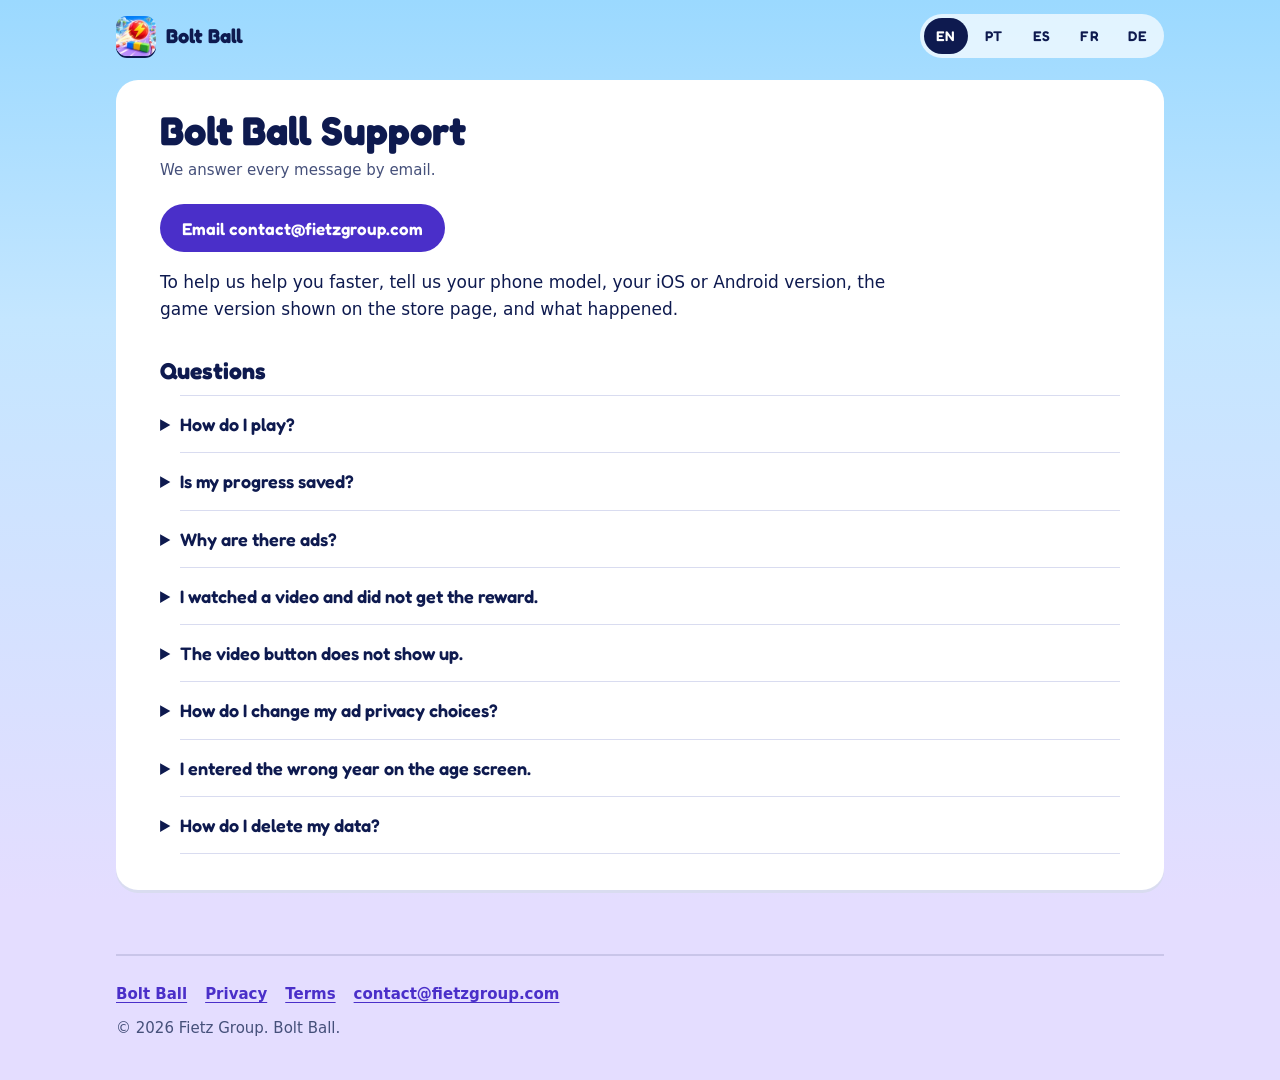
<file: support.html>
<!doctype html>
<html lang="en" data-title-en="Support | Bolt Ball" data-title-pt="Suporte | Bolt Ball" data-title-es="Soporte | Bolt Ball" data-title-fr="Assistance | Bolt Ball" data-title-de="Support | Bolt Ball">
<head>
<meta charset="utf-8">
<meta name="viewport" content="width=device-width, initial-scale=1, viewport-fit=cover">
<title>Support | Bolt Ball</title>
<meta name="description" content="Help for the Bolt Ball game: controls, saved progress, ads and rewarded videos, privacy choices and contact.">
<meta name="theme-color" content="#9bd9ff">
<link rel="canonical" href="https://mauriciofietz.github.io/bolt-ball/support.html">
<link rel="icon" type="image/png" sizes="32x32" href="img/favicon-32.png">
<link rel="apple-touch-icon" href="img/apple-touch-icon.png">
<link rel="stylesheet" href="style.css">
<script src="lang.js"></script>
</head>
<body>
<a class="skip" href="#main"><span data-l="en">Skip to content</span><span data-l="pt">Pular para o conteúdo</span><span data-l="es">Saltar al contenido</span><span data-l="fr">Aller au contenu</span><span data-l="de">Zum Inhalt springen</span></a>
<div class="wrap">
  <header class="top">
    <a class="brand" data-keep href="index.html#en"><img src="img/icon-96.webp" width="40" height="40" alt=""> Bolt Ball</a>
    <nav class="langs" aria-label="Language / Idioma / Langue / Sprache">
      <a href="#en" data-set="en" hreflang="en" lang="en">EN</a>
      <a href="#pt" data-set="pt" hreflang="pt-BR" lang="pt-BR">PT</a>
      <a href="#es" data-set="es" hreflang="es" lang="es">ES</a>
      <a href="#fr" data-set="fr" hreflang="fr" lang="fr">FR</a>
      <a href="#de" data-set="de" hreflang="de" lang="de">DE</a>
    </nav>
  </header>

  <main id="main">

<!-- ======================= ENGLISH ======================= -->
<article class="doc" data-l="en" lang="en">
  <h1>Bolt Ball Support</h1>
  <p class="date">We answer every message by email.</p>
  <p><a class="mail" href="mailto:contact@fietzgroup.com?subject=Bolt%20Ball%20support">Email contact@fietzgroup.com</a></p>
  <p>To help us help you faster, tell us your phone model, your iOS or Android version, the game version shown on the store page, and what happened.</p>

  <h2 id="en-faq">Questions</h2>
  <div class="faq">
    <details id="en-controls"><summary>How do I play?</summary>
      <ul>
        <li>Swipe left or right to switch lanes.</li>
        <li>Swipe up to jump over low bars, spinning arms and holes.</li>
        <li>Swipe down to dive: in the air the ball drops fast; on the ground it squashes flat and slides under high bars.</li>
        <li>Glass panels only break with turbo. Ramps launch you, boost pads speed you up.</li>
      </ul>
    </details>
    <details id="en-progress"><summary>Is my progress saved?</summary>
      <p>Yes, on your device. There is no account and no cloud save, so deleting the app or clearing its data erases your progress, and progress does not move to a new phone.</p>
    </details>
    <details id="en-ads"><summary>Why are there ads?</summary>
      <p>Ads keep the game running without purchases. Full-screen ads appear only between levels. Videos with a reward are always optional: you choose when to watch one.</p>
    </details>
    <details id="en-reward"><summary>I watched a video and did not get the reward.</summary>
      <p>The reward is given when the video reaches its end. If the video closed early or the connection dropped, try again later. If it keeps happening, email us with the date and time.</p>
    </details>
    <details id="en-novideo"><summary>The video button does not show up.</summary>
      <p>Video buttons only appear when an ad is ready to play. Sometimes no ad is available for your connection or region. Try again in a few minutes.</p>
    </details>
    <details id="en-privacy"><summary>How do I change my ad privacy choices?</summary>
      <ul>
        <li>In the game's Settings, tap <em>Ad privacy options</em> (shown when it applies to your region).</li>
        <li>iPhone and iPad: iOS Settings &gt; Privacy &amp; Security &gt; Tracking.</li>
        <li>Android: Settings &gt; Privacy &gt; Ads (or Settings &gt; Google &gt; Ads) to reset or delete the advertising ID.</li>
        <li>Google: <a href="https://myadcenter.google.com/" rel="noopener">My Ad Center</a>.</li>
      </ul>
    </details>
    <details id="en-age"><summary>I entered the wrong year on the age screen.</summary>
      <p>To see the age screen again, delete and reinstall the app (on Android you can also clear the app's data). This also erases your progress.</p>
    </details>
    <details id="en-delete"><summary>How do I delete my data?</summary>
      <p>Your game data lives only on your device: delete the app or clear its data and it is gone. We do not hold a copy. Data collected by Google's ad software is managed by Google; see section 5 of the <a data-keep href="privacy.html#en">privacy policy</a>.</p>
    </details>
  </div>
</article>

<!-- ======================= PORTUGUES ======================= -->
<article class="doc" data-l="pt" lang="pt-BR">
  <h1>Suporte do Bolt Ball</h1>
  <p class="date">Respondemos todas as mensagens por e-mail.</p>
  <p><a class="mail" href="mailto:contact@fietzgroup.com?subject=Suporte%20Bolt%20Ball">Escrever para contact@fietzgroup.com</a></p>
  <p>Para ajudarmos mais rápido, conte o modelo do celular, a versão do iOS ou do Android, a versão do jogo que aparece na página da loja e o que aconteceu.</p>

  <h2 id="pt-perguntas">Perguntas</h2>
  <div class="faq">
    <details id="pt-controles"><summary>Como se joga?</summary>
      <ul>
        <li>Deslize para a esquerda ou para a direita para trocar de faixa.</li>
        <li>Deslize para cima para pular barras baixas, braços giratórios e buracos.</li>
        <li>Deslize para baixo para mergulhar: no ar a bola desce rápido; no chão ela achata e passa por baixo das barras altas.</li>
        <li>Painéis de vidro só quebram no turbo. Rampas lançam a bola e placas de turbo aceleram.</li>
      </ul>
    </details>
    <details id="pt-progresso"><summary>Meu progresso fica salvo?</summary>
      <p>Sim, no seu aparelho. Não existe conta nem salvamento na nuvem: desinstalar o app ou limpar os dados dele apaga o progresso, e o progresso não passa para um celular novo.</p>
    </details>
    <details id="pt-anuncios"><summary>Por que tem anúncio?</summary>
      <p>Os anúncios mantêm o jogo sem compras. Anúncios de tela cheia só aparecem entre as fases. Vídeos com prêmio são sempre opcionais: você escolhe quando assistir.</p>
    </details>
    <details id="pt-premio"><summary>Assisti a um vídeo e não ganhei o prêmio.</summary>
      <p>O prêmio sai quando o vídeo chega ao fim. Se o vídeo fechou antes ou a internet caiu, tente de novo mais tarde. Se continuar acontecendo, mande um e-mail com a data e a hora.</p>
    </details>
    <details id="pt-sem-video"><summary>O botão de vídeo não aparece.</summary>
      <p>Os botões de vídeo só aparecem quando há um anúncio pronto. Às vezes não há anúncio para a sua conexão ou região. Tente de novo em alguns minutos.</p>
    </details>
    <details id="pt-privacidade"><summary>Como mudo minhas escolhas de privacidade dos anúncios?</summary>
      <ul>
        <li>Nos Ajustes do jogo, toque em <em>Opções de privacidade dos anúncios</em> (aparece quando vale para a sua região).</li>
        <li>iPhone e iPad: Ajustes do iOS &gt; Privacidade e Segurança &gt; Rastreamento.</li>
        <li>Android: Configurações &gt; Privacidade &gt; Anúncios (ou Configurações &gt; Google &gt; Anúncios) para redefinir ou excluir o ID de publicidade.</li>
        <li>Google: <a href="https://myadcenter.google.com/?hl=pt-BR" rel="noopener">Minha Central de Anúncios</a>.</li>
      </ul>
    </details>
    <details id="pt-idade"><summary>Informei o ano errado na tela de idade.</summary>
      <p>Para ver a tela de idade de novo, desinstale e instale o app outra vez (no Android também dá para limpar os dados do app). Isso também apaga o seu progresso.</p>
    </details>
    <details id="pt-apagar"><summary>Como apago meus dados?</summary>
      <p>Os dados do jogo ficam só no seu aparelho: desinstale o app ou limpe os dados dele e eles somem. Nós não guardamos cópia. Os dados coletados pelo software de anúncios do Google são administrados pelo Google; veja a seção 5 da <a data-keep href="privacy.html#pt">política de privacidade</a>.</p>
    </details>
  </div>
</article>

<!-- ======================= ESPANOL ======================= -->
<article class="doc" data-l="es" lang="es">
  <h1>Soporte de Bolt Ball</h1>
  <p class="date">Respondemos todos los mensajes por correo.</p>
  <p><a class="mail" href="mailto:contact@fietzgroup.com?subject=Soporte%20Bolt%20Ball">Escribir a contact@fietzgroup.com</a></p>
  <p>Para ayudarte más rápido, indícanos el modelo de tu teléfono, la versión de iOS o Android, la versión del juego que aparece en la página de la tienda y qué pasó.</p>

  <h2 id="es-preguntas">Preguntas</h2>
  <div class="faq">
    <details id="es-controles"><summary>¿Cómo se juega?</summary>
      <ul>
        <li>Desliza a la izquierda o a la derecha para cambiar de carril.</li>
        <li>Desliza hacia arriba para saltar barras bajas, brazos giratorios y huecos.</li>
        <li>Desliza hacia abajo para lanzarte: en el aire la bola baja rápido; en el suelo se aplasta y pasa por debajo de las barras altas.</li>
        <li>Los paneles de cristal solo se rompen con turbo. Las rampas te lanzan y las placas de turbo te aceleran.</li>
      </ul>
    </details>
    <details id="es-progreso"><summary>¿Se guarda mi progreso?</summary>
      <p>Sí, en tu dispositivo. No hay cuenta ni guardado en la nube: si eliminas la app o borras sus datos, pierdes el progreso, y el progreso no pasa a un teléfono nuevo.</p>
    </details>
    <details id="es-anuncios"><summary>¿Por qué hay anuncios?</summary>
      <p>Los anuncios mantienen el juego sin compras. Los anuncios a pantalla completa solo aparecen entre niveles. Los vídeos con recompensa siempre son opcionales: tú eliges cuándo ver uno.</p>
    </details>
    <details id="es-premio"><summary>Vi un vídeo y no recibí la recompensa.</summary>
      <p>La recompensa se entrega cuando el vídeo llega al final. Si el vídeo se cerró antes o se cortó la conexión, inténtalo más tarde. Si sigue pasando, escríbenos con la fecha y la hora.</p>
    </details>
    <details id="es-sin-video"><summary>El botón de vídeo no aparece.</summary>
      <p>Los botones de vídeo solo aparecen cuando hay un anuncio listo. A veces no hay anuncios para tu conexión o región. Vuelve a intentarlo en unos minutos.</p>
    </details>
    <details id="es-privacidad"><summary>¿Cómo cambio mis opciones de privacidad de anuncios?</summary>
      <ul>
        <li>En los Ajustes del juego, toca <em>Opciones de privacidad de anuncios</em> (aparece cuando aplica a tu región).</li>
        <li>iPhone y iPad: app Ajustes (Configuración) de iOS &gt; Privacidad y seguridad &gt; Rastreo.</li>
        <li>Android: Ajustes &gt; Privacidad &gt; Anuncios (o Ajustes &gt; Google &gt; Anuncios) para restablecer o eliminar el ID de publicidad.</li>
        <li>Google: <a href="https://myadcenter.google.com/?hl=es" rel="noopener">Mi Centro de Anuncios</a>.</li>
      </ul>
    </details>
    <details id="es-edad"><summary>Puse el año equivocado en la pantalla de edad.</summary>
      <p>Para ver la pantalla de edad otra vez, elimina e instala de nuevo la app (en Android también puedes borrar los datos de la app). Esto también borra tu progreso.</p>
    </details>
    <details id="es-borrar"><summary>¿Cómo borro mis datos?</summary>
      <p>Los datos del juego solo están en tu dispositivo: elimina la app o borra sus datos y desaparecen. No guardamos copia. Los datos que recoge el software de anuncios de Google los gestiona Google; consulta la sección 5 de la <a data-keep href="privacy.html#es">política de privacidad</a>.</p>
    </details>
  </div>
</article>

<!-- ======================= FRANCAIS ======================= -->
<article class="doc" data-l="fr" lang="fr">
  <h1>Assistance Bolt Ball</h1>
  <p class="date">Nous répondons à chaque message par e-mail.</p>
  <p><a class="mail" href="mailto:contact@fietzgroup.com?subject=Assistance%20Bolt%20Ball">Écrire à contact@fietzgroup.com</a></p>
  <p>Pour que nous puissions vous aider plus vite, indiquez-nous le modèle de votre téléphone, votre version d'iOS ou d'Android, la version du jeu affichée sur la page de la boutique et ce qui s'est passé.</p>

  <h2 id="fr-questions">Questions</h2>
  <div class="faq">
    <details id="fr-commandes"><summary>Comment jouer&nbsp;?</summary>
      <ul>
        <li>Glissez le doigt vers la gauche ou vers la droite pour changer de voie.</li>
        <li>Glissez vers le haut pour sauter par-dessus les barres basses, les bras rotatifs et les trous.</li>
        <li>Glissez vers le bas pour plonger&nbsp;: en l'air, la boule redescend vite&nbsp;; au sol, elle s'aplatit et glisse sous les barres hautes.</li>
        <li>Les panneaux de verre ne se brisent qu'avec le turbo. Les rampes vous propulsent, les plaques de turbo vous accélèrent.</li>
      </ul>
    </details>
    <details id="fr-progression"><summary>Ma progression est-elle sauvegardée&nbsp;?</summary>
      <p>Oui, sur votre appareil. Il n'y a ni compte ni sauvegarde dans le cloud&nbsp;: si vous supprimez l'application ou effacez ses données, votre progression est perdue, et elle ne se transfère pas sur un nouveau téléphone.</p>
    </details>
    <details id="fr-publicites"><summary>Pourquoi y a-t-il des publicités&nbsp;?</summary>
      <p>Les publicités permettent au jeu de fonctionner sans achats. Les publicités en plein écran n'apparaissent qu'entre les niveaux. Les vidéos avec récompense sont toujours facultatives&nbsp;: c'est vous qui choisissez quand en regarder une.</p>
    </details>
    <details id="fr-recompense"><summary>J'ai regardé une vidéo et je n'ai pas reçu la récompense.</summary>
      <p>La récompense est accordée quand la vidéo arrive à la fin. Si la vidéo s'est fermée avant ou si la connexion a été coupée, réessayez plus tard. Si cela se reproduit, écrivez-nous en indiquant la date et l'heure.</p>
    </details>
    <details id="fr-sans-video"><summary>Le bouton vidéo n'apparaît pas.</summary>
      <p>Les boutons vidéo n'apparaissent que lorsqu'une publicité est prête. Parfois, aucune publicité n'est disponible pour votre connexion ou votre région. Réessayez dans quelques minutes.</p>
    </details>
    <details id="fr-confidentialite"><summary>Comment modifier mes choix de confidentialité pour les publicités&nbsp;?</summary>
      <ul>
        <li>Dans les Paramètres du jeu, appuyez sur <em>Options de confidentialité des annonces</em> (affiché lorsque cela s'applique à votre région).</li>
        <li>iPhone et iPad&nbsp;: Réglages d'iOS &gt; Confidentialité et sécurité &gt; Suivi.</li>
        <li>Android&nbsp;: Paramètres &gt; Confidentialité &gt; Annonces (ou Paramètres &gt; Google &gt; Annonces) pour réinitialiser ou supprimer l'identifiant publicitaire.</li>
        <li>Google&nbsp;: <a href="https://myadcenter.google.com/?hl=fr" rel="noopener">Mon Centre publicitaire</a>.</li>
      </ul>
    </details>
    <details id="fr-age"><summary>J'ai saisi la mauvaise année sur l'écran d'âge.</summary>
      <p>Pour revoir l'écran d'âge, supprimez puis réinstallez l'application (sur Android, vous pouvez aussi effacer les données de l'application). Cela efface aussi votre progression.</p>
    </details>
    <details id="fr-supprimer"><summary>Comment supprimer mes données&nbsp;?</summary>
      <p>Les données du jeu se trouvent uniquement sur votre appareil&nbsp;: supprimez l'application ou effacez ses données et elles disparaissent. Nous n'en gardons aucune copie. Les données collectées par le logiciel publicitaire de Google sont gérées par Google&nbsp;; consultez la section 5 de la <a data-keep href="privacy.html#fr">politique de confidentialité</a>.</p>
    </details>
  </div>
</article>

<!-- ======================= DEUTSCH ======================= -->
<article class="doc" data-l="de" lang="de">
  <h1>Bolt Ball Support</h1>
  <p class="date">Wir beantworten jede Nachricht per E-Mail.</p>
  <p><a class="mail" href="mailto:contact@fietzgroup.com?subject=Bolt%20Ball%20Support">E-Mail an contact@fietzgroup.com</a></p>
  <p>Damit wir dir schneller helfen können, nenn uns dein Handymodell, deine iOS- oder Android-Version, die Spielversion von der Store-Seite und was passiert ist.</p>

  <h2 id="de-fragen">Fragen</h2>
  <div class="faq">
    <details id="de-steuerung"><summary>Wie spielt man?</summary>
      <ul>
        <li>Wische nach links oder rechts, um die Spur zu wechseln.</li>
        <li>Wische nach oben, um über niedrige Stangen, Drehbalken und Löcher zu springen.</li>
        <li>Wische nach unten, um dich zu ducken: In der Luft fällt der Ball schnell nach unten, am Boden wird er platt und rutscht unter hohen Stangen durch.</li>
        <li>Glasscheiben gehen nur mit Turbo kaputt. Rampen schleudern dich hoch, Turbo-Felder machen dich schneller.</li>
      </ul>
    </details>
    <details id="de-fortschritt"><summary>Wird mein Fortschritt gespeichert?</summary>
      <p>Ja, auf deinem Gerät. Es gibt kein Konto und keine Cloud-Speicherung: Wenn du die App löschst oder ihre Daten entfernst, ist dein Fortschritt weg, und er lässt sich nicht auf ein neues Handy übertragen.</p>
    </details>
    <details id="de-werbung"><summary>Warum gibt es Werbung?</summary>
      <p>Durch die Werbung kommt das Spiel ohne Käufe aus. Vollbildwerbung erscheint nur zwischen den Leveln. Videos mit Belohnung sind immer freiwillig: Du entscheidest, wann du eins ansiehst.</p>
    </details>
    <details id="de-belohnung"><summary>Ich habe ein Video angesehen und keine Belohnung bekommen.</summary>
      <p>Die Belohnung gibt es, wenn das Video bis zum Ende läuft. Wenn das Video vorher geschlossen wurde oder die Verbindung abgebrochen ist, versuch es später noch einmal. Wenn das immer wieder passiert, schreib uns mit Datum und Uhrzeit.</p>
    </details>
    <details id="de-kein-video"><summary>Der Video-Button wird nicht angezeigt.</summary>
      <p>Video-Buttons erscheinen nur, wenn eine Anzeige bereit ist. Manchmal ist für deine Verbindung oder Region keine Anzeige verfügbar. Versuch es in ein paar Minuten noch einmal.</p>
    </details>
    <details id="de-datenschutz"><summary>Wie ändere ich meine Datenschutzeinstellungen für Werbung?</summary>
      <ul>
        <li>Tippe in den Einstellungen des Spiels auf <em>Datenschutzoptionen für Werbung</em> (wird angezeigt, wenn es für deine Region gilt).</li>
        <li>iPhone und iPad: iOS-Einstellungen &gt; Datenschutz &amp; Sicherheit &gt; Tracking.</li>
        <li>Android: Einstellungen &gt; Datenschutz &gt; Anzeigen (oder Einstellungen &gt; Google &gt; Anzeigen), um die Werbe-ID zurückzusetzen oder zu löschen.</li>
        <li>Google: <a href="https://myadcenter.google.com/?hl=de" rel="noopener">Mein Anzeigencenter</a>.</li>
      </ul>
    </details>
    <details id="de-alter"><summary>Ich habe auf dem Altersbildschirm das falsche Jahr eingegeben.</summary>
      <p>Um den Altersbildschirm noch einmal zu sehen, lösch die App und installiere sie neu (unter Android kannst du auch die App-Daten löschen). Dabei wird auch dein Fortschritt gelöscht.</p>
    </details>
    <details id="de-loeschen"><summary>Wie lösche ich meine Daten?</summary>
      <p>Deine Spieldaten liegen nur auf deinem Gerät: Lösch die App oder ihre Daten, und sie sind weg. Wir haben keine Kopie. Daten, die die Werbesoftware von Google erfasst, verwaltet Google; siehe Abschnitt 5 der <a data-keep href="privacy.html#de">Datenschutzerklärung</a>.</p>
    </details>
  </div>
</article>
  </main>

  <footer class="foot">
    <nav aria-label="Links">
      <a data-keep href="index.html#en">Bolt Ball</a>
      <a data-keep href="privacy.html#en"><span data-l="en">Privacy</span><span data-l="pt">Privacidade</span><span data-l="es">Privacidad</span><span data-l="fr">Confidentialité</span><span data-l="de">Datenschutz</span></a>
      <a data-keep href="terms.html#en"><span data-l="en">Terms</span><span data-l="pt">Termos</span><span data-l="es">Términos</span><span data-l="fr">Conditions</span><span data-l="de">Nutzungsbedingungen</span></a>
      <a href="mailto:contact@fietzgroup.com">contact@fietzgroup.com</a>
    </nav>
    <p>&copy; 2026 Fietz Group. Bolt Ball.</p>
  </footer>
</div>
</body>
</html>
</file>
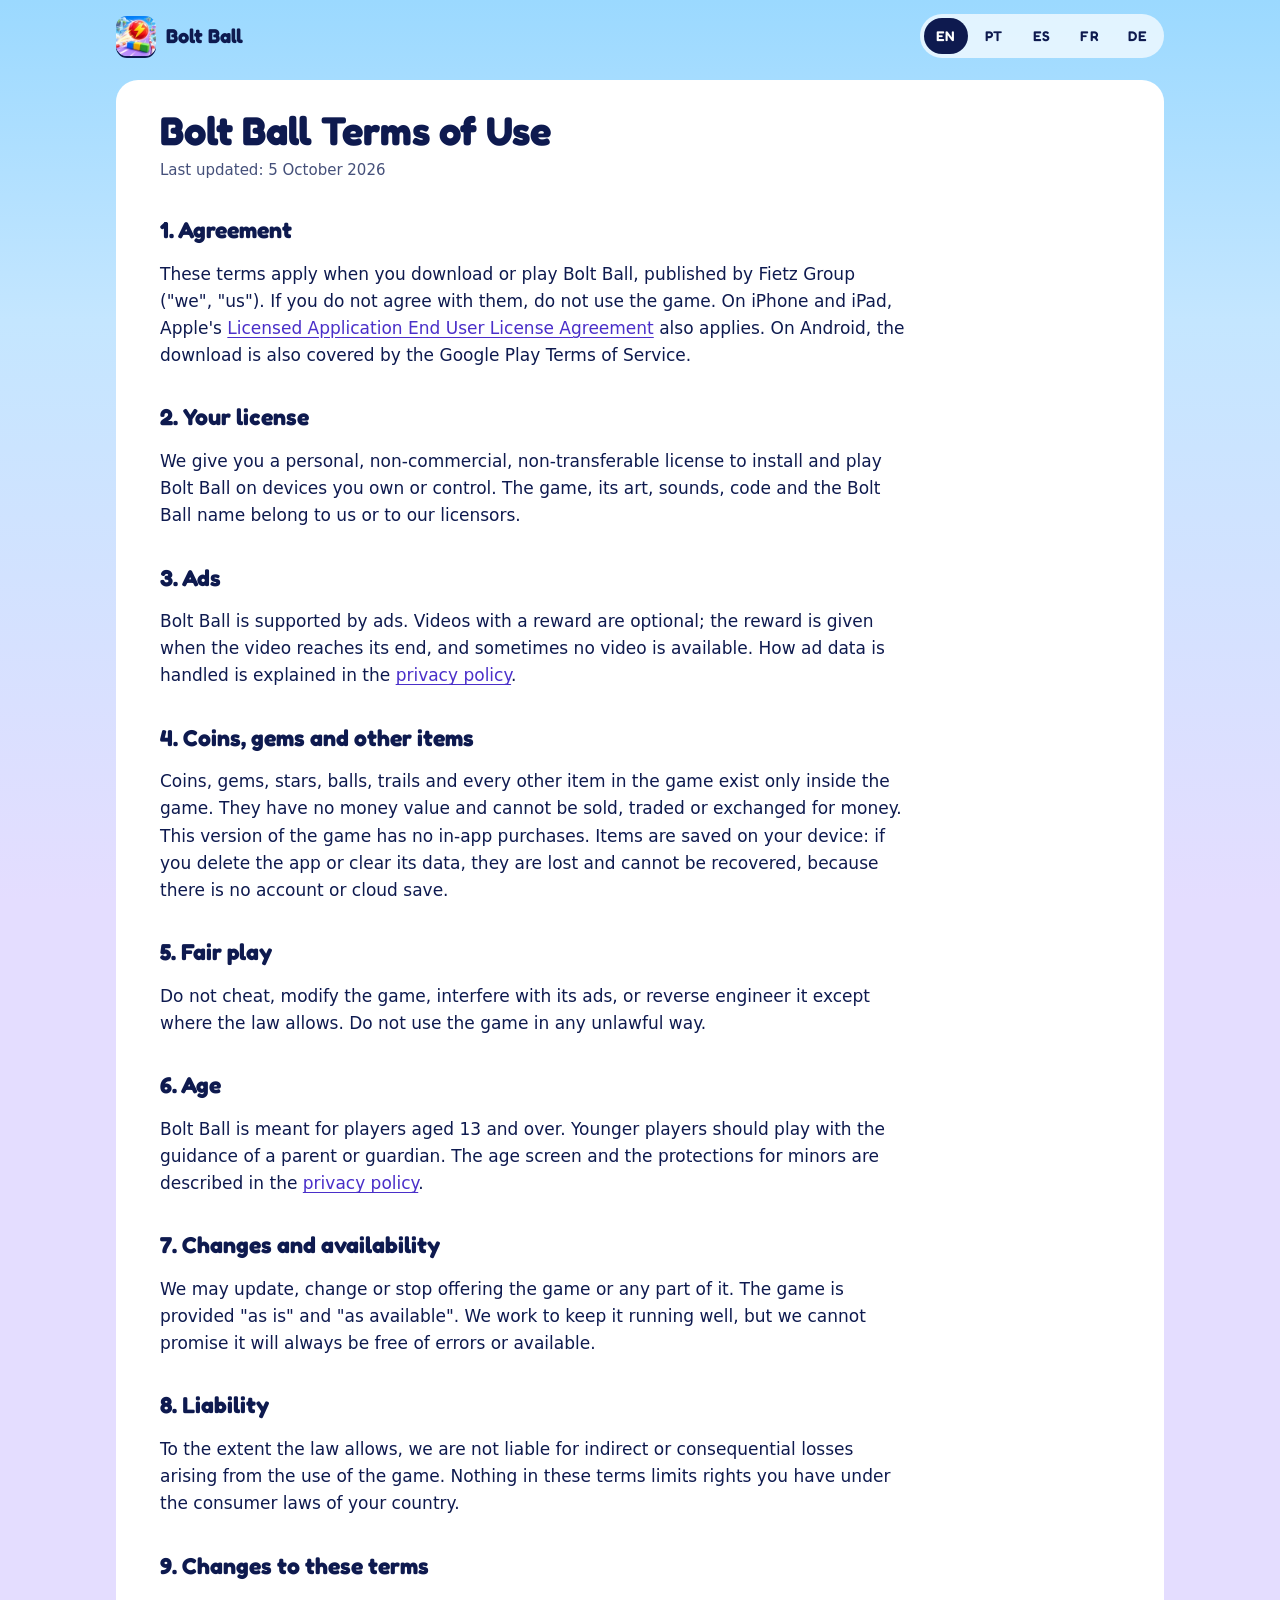
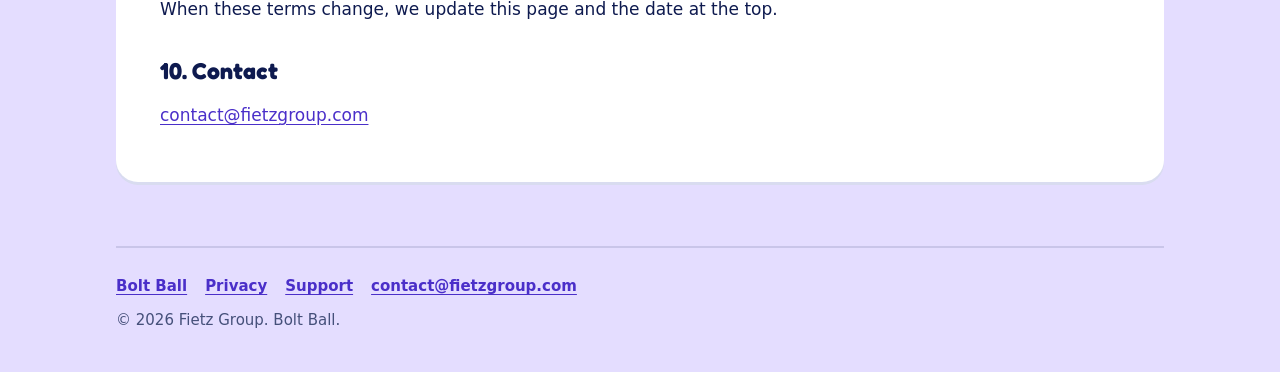
<file: terms.html>
<!doctype html>
<html lang="en" data-title-en="Terms of Use | Bolt Ball" data-title-pt="Termos de Uso | Bolt Ball" data-title-es="Términos de Uso | Bolt Ball" data-title-fr="Conditions d'utilisation | Bolt Ball" data-title-de="Nutzungsbedingungen | Bolt Ball">
<head>
<meta charset="utf-8">
<meta name="viewport" content="width=device-width, initial-scale=1, viewport-fit=cover">
<title>Terms of Use | Bolt Ball</title>
<meta name="description" content="Terms of use for the Bolt Ball game: license, ads, virtual items with no money value, fair play and contact.">
<meta name="theme-color" content="#9bd9ff">
<link rel="canonical" href="https://mauriciofietz.github.io/bolt-ball/terms.html">
<link rel="icon" type="image/png" sizes="32x32" href="img/favicon-32.png">
<link rel="apple-touch-icon" href="img/apple-touch-icon.png">
<link rel="stylesheet" href="style.css">
<script src="lang.js"></script>
</head>
<body>
<a class="skip" href="#main"><span data-l="en">Skip to content</span><span data-l="pt">Pular para o conteúdo</span><span data-l="es">Saltar al contenido</span><span data-l="fr">Aller au contenu</span><span data-l="de">Zum Inhalt springen</span></a>
<div class="wrap">
  <header class="top">
    <a class="brand" data-keep href="index.html#en"><img src="img/icon-96.webp" width="40" height="40" alt=""> Bolt Ball</a>
    <nav class="langs" aria-label="Language / Idioma / Langue / Sprache">
      <a href="#en" data-set="en" hreflang="en" lang="en">EN</a>
      <a href="#pt" data-set="pt" hreflang="pt-BR" lang="pt-BR">PT</a>
      <a href="#es" data-set="es" hreflang="es" lang="es">ES</a>
      <a href="#fr" data-set="fr" hreflang="fr" lang="fr">FR</a>
      <a href="#de" data-set="de" hreflang="de" lang="de">DE</a>
    </nav>
  </header>

  <main id="main">

<!-- ======================= ENGLISH ======================= -->
<article class="doc" data-l="en" lang="en">
  <h1>Bolt Ball Terms of Use</h1>
  <p class="date">Last updated: 5 October 2026</p>

  <h2>1. Agreement</h2>
  <p>These terms apply when you download or play Bolt Ball, published by Fietz Group ("we", "us"). If you do not agree with them, do not use the game. On iPhone and iPad, Apple's <a href="https://www.apple.com/legal/internet-services/itunes/dev/stdeula/" rel="noopener">Licensed Application End User License Agreement</a> also applies. On Android, the download is also covered by the Google Play Terms of Service.</p>

  <h2>2. Your license</h2>
  <p>We give you a personal, non-commercial, non-transferable license to install and play Bolt Ball on devices you own or control. The game, its art, sounds, code and the Bolt Ball name belong to us or to our licensors.</p>

  <h2>3. Ads</h2>
  <p>Bolt Ball is supported by ads. Videos with a reward are optional; the reward is given when the video reaches its end, and sometimes no video is available. How ad data is handled is explained in the <a data-keep href="privacy.html#en">privacy policy</a>.</p>

  <h2>4. Coins, gems and other items</h2>
  <p>Coins, gems, stars, balls, trails and every other item in the game exist only inside the game. They have no money value and cannot be sold, traded or exchanged for money. This version of the game has no in-app purchases. Items are saved on your device: if you delete the app or clear its data, they are lost and cannot be recovered, because there is no account or cloud save.</p>

  <h2>5. Fair play</h2>
  <p>Do not cheat, modify the game, interfere with its ads, or reverse engineer it except where the law allows. Do not use the game in any unlawful way.</p>

  <h2>6. Age</h2>
  <p>Bolt Ball is meant for players aged 13 and over. Younger players should play with the guidance of a parent or guardian. The age screen and the protections for minors are described in the <a data-keep href="privacy.html#en">privacy policy</a>.</p>

  <h2>7. Changes and availability</h2>
  <p>We may update, change or stop offering the game or any part of it. The game is provided "as is" and "as available". We work to keep it running well, but we cannot promise it will always be free of errors or available.</p>

  <h2>8. Liability</h2>
  <p>To the extent the law allows, we are not liable for indirect or consequential losses arising from the use of the game. Nothing in these terms limits rights you have under the consumer laws of your country.</p>

  <h2>9. Changes to these terms</h2>
  <p>When these terms change, we update this page and the date at the top.</p>

  <h2>10. Contact</h2>
  <p><a href="mailto:contact@fietzgroup.com">contact@fietzgroup.com</a></p>
</article>

<!-- ======================= PORTUGUES ======================= -->
<article class="doc" data-l="pt" lang="pt-BR">
  <h1>Termos de Uso do Bolt Ball</h1>
  <p class="date">Atualizados em 5 de outubro de 2026</p>

  <h2>1. Aceite</h2>
  <p>Estes termos valem quando você baixa ou joga o Bolt Ball, publicado pela Fietz Group ("nós"). Se não concordar com eles, não use o jogo. No iPhone e no iPad também vale o <a href="https://www.apple.com/legal/internet-services/itunes/dev/stdeula/" rel="noopener">Contrato de Licença de Usuário Final de Aplicativo Licenciado</a> da Apple. No Android, o download também segue os Termos de Serviço do Google Play.</p>

  <h2>2. Sua licença</h2>
  <p>Damos a você uma licença pessoal, não comercial e intransferível para instalar e jogar o Bolt Ball em aparelhos que você possui ou controla. O jogo, a arte, os sons, o código e o nome Bolt Ball pertencem a nós ou a quem nos licenciou.</p>

  <h2>3. Anúncios</h2>
  <p>O Bolt Ball se mantém com anúncios. Vídeos com prêmio são opcionais; o prêmio sai quando o vídeo chega ao fim, e às vezes não há vídeo disponível. O tratamento dos dados de anúncios está na <a data-keep href="privacy.html#pt">política de privacidade</a>.</p>

  <h2>4. Moedas, gemas e outros itens</h2>
  <p>Moedas, gemas, estrelas, bolas, rastros e todos os outros itens existem só dentro do jogo. Eles não têm valor em dinheiro e não podem ser vendidos, trocados nem convertidos em dinheiro. Esta versão do jogo não tem compras no app. Os itens ficam salvos no seu aparelho: se você desinstalar o app ou limpar os dados dele, eles se perdem e não podem ser recuperados, porque não existe conta nem salvamento na nuvem.</p>

  <h2>5. Jogo limpo</h2>
  <p>Não trapaceie, não modifique o jogo, não interfira nos anúncios e não faça engenharia reversa, salvo quando a lei permitir. Não use o jogo de forma ilegal.</p>

  <h2>6. Idade</h2>
  <p>O Bolt Ball é feito para jogadores a partir de 13 anos. Jogadores mais novos devem jogar com a orientação dos pais ou responsáveis. A tela de idade e as proteções para menores estão na <a data-keep href="privacy.html#pt">política de privacidade</a>.</p>

  <h2>7. Mudanças e disponibilidade</h2>
  <p>Podemos atualizar, mudar ou deixar de oferecer o jogo ou parte dele. O jogo é oferecido "no estado em que se encontra" e "conforme disponível". Trabalhamos para que ele funcione bem, mas não podemos prometer que estará sempre sem erros ou disponível.</p>

  <h2>8. Responsabilidade</h2>
  <p>Na medida em que a lei permite, não respondemos por perdas indiretas decorrentes do uso do jogo. Nada nestes termos limita os direitos que você tem pelo Código de Defesa do Consumidor ou por outras leis de consumo do seu país.</p>

  <h2>9. Mudanças nestes termos</h2>
  <p>Quando estes termos mudarem, atualizamos esta página e a data no topo.</p>

  <h2>10. Contato</h2>
  <p><a href="mailto:contact@fietzgroup.com">contact@fietzgroup.com</a></p>
</article>

<!-- ======================= ESPANOL ======================= -->
<article class="doc" data-l="es" lang="es">
  <h1>Términos de Uso de Bolt Ball</h1>
  <p class="date">Última actualización: 5 de octubre de 2026</p>

  <h2>1. Aceptación</h2>
  <p>Estos términos se aplican cuando descargas o juegas Bolt Ball, publicado por Fietz Group ("nosotros"). Si no estás de acuerdo con ellos, no uses el juego. En iPhone y iPad también se aplica el <a href="https://www.apple.com/legal/internet-services/itunes/dev/stdeula/" rel="noopener">Contrato de Licencia de Usuario Final de Aplicaciones con Licencia</a> de Apple. En Android, la descarga también se rige por los Términos del Servicio de Google Play.</p>

  <h2>2. Tu licencia</h2>
  <p>Te damos una licencia personal, no comercial e intransferible para instalar y jugar Bolt Ball en dispositivos que posees o controlas. El juego, su arte, sus sonidos, su código y el nombre Bolt Ball nos pertenecen a nosotros o a quienes nos los licencian.</p>

  <h2>3. Anuncios</h2>
  <p>Bolt Ball se financia con anuncios. Los vídeos con recompensa son opcionales; la recompensa se entrega cuando el vídeo llega al final, y a veces no hay vídeo disponible. El tratamiento de los datos de anuncios se explica en la <a data-keep href="privacy.html#es">política de privacidad</a>.</p>

  <h2>4. Monedas, gemas y otros objetos</h2>
  <p>Las monedas, gemas, estrellas, bolas, estelas y todos los demás objetos existen solo dentro del juego. No tienen valor en dinero y no se pueden vender, intercambiar ni convertir en dinero. Esta versión del juego no tiene compras en la app. Los objetos se guardan en tu dispositivo: si eliminas la app o borras sus datos, se pierden y no se pueden recuperar, porque no hay cuenta ni guardado en la nube.</p>

  <h2>5. Juego limpio</h2>
  <p>No hagas trampas, no modifiques el juego, no interfieras con sus anuncios ni le apliques ingeniería inversa, salvo donde la ley lo permita. No uses el juego de forma ilegal.</p>

  <h2>6. Edad</h2>
  <p>Bolt Ball está pensado para jugadores de 13 años en adelante. Los jugadores más pequeños deben jugar con la orientación de sus padres o tutores. La pantalla de edad y las protecciones para menores se explican en la <a data-keep href="privacy.html#es">política de privacidad</a>.</p>

  <h2>7. Cambios y disponibilidad</h2>
  <p>Podemos actualizar, cambiar o dejar de ofrecer el juego o una parte de él. El juego se ofrece "tal cual" y "según disponibilidad". Trabajamos para que funcione bien, pero no podemos prometer que siempre esté libre de errores o disponible.</p>

  <h2>8. Responsabilidad</h2>
  <p>En la medida en que la ley lo permita, no respondemos por pérdidas indirectas derivadas del uso del juego. Nada en estos términos limita los derechos que te dan las leyes de consumo de tu país.</p>

  <h2>9. Cambios en estos términos</h2>
  <p>Cuando estos términos cambien, actualizaremos esta página y la fecha de arriba.</p>

  <h2>10. Contacto</h2>
  <p><a href="mailto:contact@fietzgroup.com">contact@fietzgroup.com</a></p>
</article>

<!-- ======================= FRANCAIS ======================= -->
<article class="doc" data-l="fr" lang="fr">
  <h1>Conditions d'utilisation de Bolt Ball</h1>
  <p class="date">Dernière mise à jour&nbsp;: 5 octobre 2026</p>

  <h2>1. Acceptation</h2>
  <p>Les présentes conditions s'appliquent lorsque vous téléchargez Bolt Ball ou y jouez. Bolt Ball est publié par Fietz Group («&nbsp;nous&nbsp;»). Si vous n'acceptez pas ces conditions, n'utilisez pas le jeu. Sur iPhone et iPad, le <a href="https://www.apple.com/legal/internet-services/itunes/dev/stdeula/" rel="noopener">Contrat de licence d'utilisateur final des applications sous licence</a> d'Apple s'applique également. Sur Android, le téléchargement est également régi par les Conditions d'utilisation de Google Play.</p>

  <h2>2. Votre licence</h2>
  <p>Nous vous accordons une licence personnelle, non commerciale et non transférable pour installer Bolt Ball et y jouer sur les appareils que vous possédez ou contrôlez. Le jeu, ses graphismes, ses sons, son code et le nom Bolt Ball nous appartiennent ou appartiennent à nos concédants de licence.</p>

  <h2>3. Publicités</h2>
  <p>Bolt Ball est financé par la publicité. Les vidéos avec récompense sont facultatives&nbsp;; la récompense est accordée lorsque la vidéo arrive à la fin, et il arrive qu'aucune vidéo ne soit disponible. Le traitement des données publicitaires est expliqué dans la <a data-keep href="privacy.html#fr">politique de confidentialité</a>.</p>

  <h2>4. Pièces, gemmes et autres objets</h2>
  <p>Les pièces, gemmes, étoiles, boules, traînées et tous les autres objets du jeu n'existent qu'à l'intérieur du jeu. Ils n'ont aucune valeur monétaire et ne peuvent pas être vendus, échangés ni convertis en argent. Cette version du jeu ne propose pas d'achats intégrés. Les objets sont enregistrés sur votre appareil&nbsp;: si vous supprimez l'application ou effacez ses données, ils sont perdus et ne peuvent pas être récupérés, car il n'y a ni compte ni sauvegarde dans le cloud.</p>

  <h2>5. Jeu loyal</h2>
  <p>Ne trichez pas, ne modifiez pas le jeu, n'interférez pas avec ses publicités et ne le soumettez pas à de l'ingénierie inverse, sauf dans la mesure où la loi l'autorise. N'utilisez pas le jeu de manière illicite.</p>

  <h2>6. Âge</h2>
  <p>Bolt Ball est destiné aux joueurs de 13 ans et plus. Les joueurs plus jeunes doivent jouer avec l'accompagnement d'un parent ou d'un tuteur. L'écran d'âge et les protections pour les mineurs sont décrits dans la <a data-keep href="privacy.html#fr">politique de confidentialité</a>.</p>

  <h2>7. Modifications et disponibilité</h2>
  <p>Nous pouvons mettre à jour, modifier ou cesser de proposer le jeu ou une partie de celui-ci. Le jeu est fourni «&nbsp;en l'état&nbsp;» et «&nbsp;selon disponibilité&nbsp;». Nous faisons en sorte qu'il fonctionne bien, mais nous ne pouvons pas garantir qu'il sera toujours exempt d'erreurs ou disponible.</p>

  <h2>8. Responsabilité</h2>
  <p>Dans la mesure permise par la loi, nous ne sommes pas responsables des dommages indirects ou consécutifs résultant de l'utilisation du jeu. Rien dans les présentes conditions ne limite les droits dont vous disposez en vertu du droit de la consommation de votre pays.</p>

  <h2>9. Modifications des présentes conditions</h2>
  <p>Lorsque ces conditions changent, nous mettons à jour cette page et la date indiquée en haut.</p>

  <h2>10. Contact</h2>
  <p><a href="mailto:contact@fietzgroup.com">contact@fietzgroup.com</a></p>
</article>

<!-- ======================= DEUTSCH ======================= -->
<article class="doc" data-l="de" lang="de">
  <h1>Nutzungsbedingungen von Bolt Ball</h1>
  <p class="date">Zuletzt aktualisiert: 5. Oktober 2026</p>

  <h2>1. Zustimmung</h2>
  <p>Diese Bedingungen gelten, wenn du Bolt Ball herunterlädst oder spielst. Bolt Ball wird von Fietz Group („wir“, „uns“) veröffentlicht. Wenn du mit diesen Bedingungen nicht einverstanden bist, nutze das Spiel nicht. Auf iPhone und iPad gilt außerdem Apples <a href="https://www.apple.com/legal/internet-services/itunes/dev/stdeula/" rel="noopener">Endbenutzer-Lizenzvertrag für lizenzierte Anwendungen</a>. Unter Android gelten für den Download außerdem die Nutzungsbedingungen von Google Play.</p>

  <h2>2. Deine Lizenz</h2>
  <p>Wir gewähren dir eine persönliche, nicht kommerzielle und nicht übertragbare Lizenz, um Bolt Ball auf Geräten zu installieren und zu spielen, die dir gehören oder die du kontrollierst. Das Spiel, seine Grafiken, Sounds und sein Code sowie der Name Bolt Ball gehören uns oder unseren Lizenzgebern.</p>

  <h2>3. Werbung</h2>
  <p>Bolt Ball finanziert sich durch Werbung. Videos mit Belohnung sind freiwillig; die Belohnung gibt es, wenn das Video bis zum Ende läuft, und manchmal ist kein Video verfügbar. Wie Werbedaten verarbeitet werden, steht in der <a data-keep href="privacy.html#de">Datenschutzerklärung</a>.</p>

  <h2>4. Münzen, Edelsteine und andere Gegenstände</h2>
  <p>Münzen, Edelsteine, Sterne, Bälle, Schweife und alle anderen Gegenstände im Spiel existieren nur innerhalb des Spiels. Sie haben keinen Geldwert und können nicht verkauft, gehandelt oder in Geld umgetauscht werden. Diese Version des Spiels hat keine In-App-Käufe. Gegenstände werden auf deinem Gerät gespeichert: Wenn du die App löschst oder ihre Daten entfernst, gehen sie verloren und können nicht wiederhergestellt werden, da es kein Konto und keine Cloud-Speicherung gibt.</p>

  <h2>5. Fair Play</h2>
  <p>Schummle nicht, verändere das Spiel nicht, greif nicht in die Werbung ein und nimm kein Reverse Engineering vor, außer soweit das Gesetz es erlaubt. Nutze das Spiel nicht auf rechtswidrige Weise.</p>

  <h2>6. Alter</h2>
  <p>Bolt Ball ist für Spieler ab 13 Jahren gedacht. Jüngere Spieler sollten unter Anleitung eines Elternteils oder Erziehungsberechtigten spielen. Den Altersbildschirm und den Schutz von Minderjährigen beschreibt die <a data-keep href="privacy.html#de">Datenschutzerklärung</a>.</p>

  <h2>7. Änderungen und Verfügbarkeit</h2>
  <p>Wir können das Spiel oder Teile davon aktualisieren, ändern oder nicht mehr anbieten. Das Spiel wird „wie besehen“ und „nach Verfügbarkeit“ bereitgestellt. Wir arbeiten daran, dass es gut läuft, können aber nicht versprechen, dass es immer fehlerfrei oder verfügbar ist.</p>

  <h2>8. Haftung</h2>
  <p>Soweit gesetzlich zulässig, haften wir nicht für indirekte Schäden oder Folgeschäden, die sich aus der Nutzung des Spiels ergeben. Nichts in diesen Bedingungen schränkt Rechte ein, die dir nach dem Verbraucherrecht deines Landes zustehen.</p>

  <h2>9. Änderungen dieser Bedingungen</h2>
  <p>Wenn sich diese Bedingungen ändern, aktualisieren wir diese Seite und das Datum oben.</p>

  <h2>10. Kontakt</h2>
  <p><a href="mailto:contact@fietzgroup.com">contact@fietzgroup.com</a></p>
</article>
  </main>

  <footer class="foot">
    <nav aria-label="Links">
      <a data-keep href="index.html#en">Bolt Ball</a>
      <a data-keep href="privacy.html#en"><span data-l="en">Privacy</span><span data-l="pt">Privacidade</span><span data-l="es">Privacidad</span><span data-l="fr">Confidentialité</span><span data-l="de">Datenschutz</span></a>
      <a data-keep href="support.html#en"><span data-l="en">Support</span><span data-l="pt">Suporte</span><span data-l="es">Soporte</span><span data-l="fr">Assistance</span><span data-l="de">Support</span></a>
      <a href="mailto:contact@fietzgroup.com">contact@fietzgroup.com</a>
    </nav>
    <p>&copy; 2026 Fietz Group. Bolt Ball.</p>
  </footer>
</div>
</body>
</html>
</file>
<file: style.css>
/* Bolt Ball: site (index, privacidade, suporte, termos, 404). Sem dependencia externa: fonte local, nada de CDN. */

@font-face {
  font-family: 'Fredoka';
  src: url('fonts/fredoka.woff2') format('woff2');
  font-weight: 300 700;
  font-style: normal;
  font-display: swap;
}

:root {
  /* cores tiradas da arte do jogo */
  --sky: #9bd9ff;
  --haze: #e4ddff;
  --track: #6a4bef;
  --track-deep: #4a2fc9;
  --bolt: #ffd21f;
  --ball: #ff3d5a;
  --ink: #0e1a4f;
  --muted: #45507a;
  --paper: #ffffff;
  --line: #d9dcf0;
  --display: 'Fredoka', ui-rounded, 'Arial Rounded MT Bold', system-ui, sans-serif;
  --text: system-ui, -apple-system, 'Segoe UI', Roboto, 'Helvetica Neue', Arial, sans-serif;
  --gutter: 16px;
  --radius: 22px;
  color-scheme: light;
}

* { box-sizing: border-box; }

html { -webkit-text-size-adjust: 100%; }

body {
  margin: 0;
  min-height: 100vh;
  font: 400 17px/1.6 var(--text);
  color: var(--ink);
  background: linear-gradient(180deg, var(--sky) 0, #c4e6ff 320px, var(--haze) 900px, var(--haze) 100%) fixed;
  background-color: var(--haze);
  overflow-x: hidden;
}

img { max-width: 100%; height: auto; display: block; }

a { color: var(--track-deep); text-underline-offset: 3px; }
a:hover { color: var(--ink); }

:focus-visible {
  outline: 3px solid var(--ink);
  outline-offset: 3px;
  border-radius: 6px;
  box-shadow: 0 0 0 6px var(--bolt);
}

.skip {
  position: absolute; left: var(--gutter); top: -60px; z-index: 10;
  background: var(--ink); color: #fff; padding: 10px 14px; border-radius: 10px; font-weight: 700;
}
.skip:focus { top: 12px; }

.wrap { width: 100%; max-width: 1080px; margin: 0 auto; padding: 0 var(--gutter); }

/* ---------- topo ---------- */

.top { display: flex; flex-wrap: wrap; align-items: center; justify-content: space-between; gap: 12px; padding: 14px 0; }

.brand {
  display: inline-flex; align-items: center; gap: 10px;
  font: 700 20px/1 var(--display); color: var(--ink); text-decoration: none;
}
.brand img { width: 40px; height: 40px; border-radius: 11px; box-shadow: 0 2px 0 var(--ink); }

.langs { display: flex; gap: 4px; padding: 4px; background: rgba(255, 255, 255, .7); border-radius: 999px; }
.langs a {
  min-width: 44px; min-height: 36px; display: grid; place-items: center; padding: 0 10px;
  font: 600 14px/1 var(--display); letter-spacing: .04em; color: var(--ink); text-decoration: none; border-radius: 999px;
}
.langs a[aria-current='true'] { background: var(--ink); color: #fff; }

/* ---------- idioma: o lang.js marca <html data-lang>; sem JS todos os idiomas aparecem ---------- */

html[data-lang='en'] [data-l]:not([data-l='en']),
html[data-lang='pt'] [data-l]:not([data-l='pt']),
html[data-lang='es'] [data-l]:not([data-l='es']),
html[data-lang='fr'] [data-l]:not([data-l='fr']),
html[data-lang='de'] [data-l]:not([data-l='de']) { display: none !important; }

html:not([data-lang]) [data-l] + [data-l] { margin-top: 48px; padding-top: 32px; border-top: 2px dashed var(--line); }

/* ---------- capa ---------- */

.hero {
  display: grid; grid-template-columns: minmax(0, 1.15fr) minmax(0, .85fr); align-items: center; gap: 40px;
  padding: 18px 0 8px;
}
.hero-logo { width: min(520px, 100%); margin: 0 0 14px -6px; filter: drop-shadow(0 6px 0 rgba(14, 26, 79, .18)); }

.hero h1 {
  margin: 0 0 14px;
  font: 700 clamp(30px, 4.6vw, 48px)/1.08 var(--display);
  letter-spacing: -.01em;
  /* a manchete inclina como o logo: a velocidade e a assinatura do jogo */
  transform: skewX(-7deg);
  transform-origin: left bottom;
}
.hero h1 .hl { color: var(--track-deep); }
.hero p { margin: 0 0 18px; font-size: 18px; color: var(--muted); max-width: 34em; }

.soon {
  display: inline-flex; align-items: center; gap: 10px; margin: 0;
  padding: 10px 16px; border-radius: 999px; background: var(--ink); color: #fff;
  font: 600 15px/1.2 var(--display); letter-spacing: .02em;
}
.hero .soon { color: #fff; margin: 0; }
.soon::before { content: ''; width: 10px; height: 10px; border-radius: 50%; background: var(--bolt); box-shadow: 0 0 0 4px rgba(255, 210, 31, .3); }

.shot {
  margin: 0; justify-self: center; width: min(300px, 78vw); aspect-ratio: 2 / 3;
  border: 8px solid var(--ink); border-radius: 34px; overflow: hidden; background: var(--ink);
  transform: rotate(3deg); box-shadow: 0 18px 40px rgba(14, 26, 79, .28);
}
.shot img { width: 100%; height: 100%; object-fit: cover; }

/* ---------- a pista: tres faixas, tres gestos (assinatura da pagina) ---------- */

.lanes { margin: 44px 0 0; }
.lanes-title { margin: 0 0 14px; font: 700 clamp(26px, 3.4vw, 34px)/1.15 var(--display); }

.road-view { height: 210px; perspective: 520px; perspective-origin: 50% 0; overflow: hidden; position: relative; }

.road {
  position: absolute; left: 50%; bottom: -40px; width: min(720px, 150vw); height: 560px;
  transform: translateX(-50%) rotateX(62deg); transform-origin: 50% 100%;
  background:
    linear-gradient(90deg, transparent calc(33.33% - 3px), rgba(255, 255, 255, .85) calc(33.33% - 3px), rgba(255, 255, 255, .85) calc(33.33% + 3px), transparent calc(33.33% + 3px),
      transparent calc(66.66% - 3px), rgba(255, 255, 255, .85) calc(66.66% - 3px), rgba(255, 255, 255, .85) calc(66.66% + 3px), transparent calc(66.66% + 3px)),
    linear-gradient(90deg, #8a6dff, var(--track) 50%, #8a6dff);
  border-left: 18px solid var(--ball); border-right: 18px solid var(--ball);
  border-radius: 6px;
}
/* tracos que correm na direcao do jogador */
.road::before {
  content: ''; position: absolute; inset: 0;
  background: repeating-linear-gradient(180deg, rgba(14, 26, 79, .14) 0 26px, transparent 26px 70px);
  animation: lane-run 0.9s linear infinite;
}
/* zebra vermelha e branca das bordas, igual a arte */
.road::after {
  content: ''; position: absolute; top: 0; bottom: 0; left: -18px; right: -18px;
  background:
    repeating-linear-gradient(180deg, #fff 0 22px, transparent 22px 44px) left / 18px 100% no-repeat,
    repeating-linear-gradient(180deg, #fff 0 22px, transparent 22px 44px) right / 18px 100% no-repeat;
  animation: curb-run 0.9s linear infinite;
}
@keyframes lane-run { from { background-position: 0 0; } to { background-position: 0 70px; } }
@keyframes curb-run { from { background-position: left 0, right 0; } to { background-position: left 44px, right 44px; } }

.ball {
  position: absolute; bottom: 18px; left: 50%; width: 58px; height: 58px; margin-left: -29px; border-radius: 50%;
  background: radial-gradient(circle at 34% 30%, #fff 0 7%, #ff8a98 12%, var(--ball) 42%, #b3122e 100%);
  box-shadow: 0 10px 14px rgba(14, 26, 79, .35);
  display: grid; place-items: center;
  animation: weave 6s cubic-bezier(.6, 0, .3, 1) infinite;
}
.ball svg { width: 28px; height: 28px; }

/* troca de faixa, pula, mergulha: os tres gestos do jogo em loop */
@keyframes weave {
  0%, 12% { transform: translateX(0) translateY(0) scale(1, 1); }
  18%, 30% { transform: translateX(-150px) translateY(0) scale(1, 1); }
  36% { transform: translateX(-150px) translateY(-70px) scale(1, 1); }
  42%, 52% { transform: translateX(-150px) translateY(0) scale(1, 1); }
  58%, 70% { transform: translateX(150px) translateY(0) scale(1, 1); }
  74% { transform: translateX(150px) translateY(8px) scale(1.25, .55); }
  82%, 90% { transform: translateX(150px) translateY(0) scale(1, 1); }
  100% { transform: translateX(0) translateY(0) scale(1, 1); }
}

.moves {
  display: grid; grid-template-columns: repeat(3, minmax(0, 1fr)); gap: 0;
  margin: 0; padding: 0; list-style: none;
  background: var(--ink); color: #fff; border-radius: 0 0 var(--radius) var(--radius);
}
.moves li { padding: 18px 16px 20px; text-align: center; overflow-wrap: break-word; }
.moves li:lang(de), .worlds li:lang(de) { hyphens: auto; }
.moves li + li { border-left: 2px dashed rgba(255, 255, 255, .22); }
.moves .gest { display: block; font: 700 26px/1 var(--display); color: var(--bolt); letter-spacing: .08em; }
.moves .act { display: block; margin-top: 8px; font: 600 18px/1.2 var(--display); }
.moves .why { display: block; margin-top: 4px; font-size: 14px; color: #c9cdea; }

/* ---------- blocos de conteudo ---------- */

.block { margin: 56px 0 0; }
.block h2 {
  margin: 0 0 16px; font: 700 clamp(26px, 3.4vw, 34px)/1.15 var(--display);
}
.block > p { margin: 0 0 16px; max-width: 46em; }

.grid2 { display: grid; grid-template-columns: repeat(2, minmax(0, 1fr)); gap: 20px; }

.card { background: var(--paper); border-radius: var(--radius); padding: 22px 22px 20px; box-shadow: 0 3px 0 var(--line); }
.card h3 { margin: 0 0 10px; font: 700 21px/1.2 var(--display); }
.card p { margin: 0; color: var(--muted); }

.chips { display: flex; flex-wrap: wrap; gap: 8px; margin: 0; padding: 0; list-style: none; }
.chips li { padding: 6px 12px; border-radius: 999px; background: #efeaff; color: var(--ink); font-size: 15px; }

.powers { display: grid; gap: 10px; margin: 0; padding: 0; list-style: none; }
.powers li { display: grid; grid-template-columns: 44px 1fr; gap: 12px; align-items: center; }
.powers b { font-family: var(--display); font-weight: 600; }
.pw { width: 44px; height: 44px; border-radius: 14px; display: grid; place-items: center; font: 700 16px/1 var(--display); color: #fff; }

.worlds { display: grid; grid-template-columns: repeat(5, minmax(0, 1fr)); gap: 10px; margin: 0; padding: 0; list-style: none; }
.worlds li { border-radius: 16px; min-height: 96px; padding: 10px; display: flex; align-items: flex-end; font: 600 15px/1.15 var(--display); overflow-wrap: break-word; }

.balls { display: flex; flex-wrap: wrap; gap: 10px; margin: 0 0 12px; padding: 0; list-style: none; }
.balls li {
  width: 40px; height: 40px; border-radius: 50%;
  background: radial-gradient(circle at 35% 30%, var(--a) 0 16%, var(--b) 52%, color-mix(in srgb, var(--b), #000 35%) 100%);
  box-shadow: 0 3px 0 rgba(14, 26, 79, .2);
}

.honest { background: var(--ink); color: #fff; border-radius: var(--radius); padding: 26px 24px; }
.honest h2 { color: var(--bolt); }
.honest ul { margin: 0; padding-left: 20px; }
.honest li + li { margin-top: 6px; }

/* ---------- paginas de texto (privacidade, suporte, termos) ---------- */

.doc { background: var(--paper); border-radius: var(--radius); padding: 28px clamp(18px, 4vw, 44px) 36px; margin: 8px 0 0; box-shadow: 0 3px 0 var(--line); }
.doc h1 { margin: 0 0 6px; font: 700 clamp(28px, 4vw, 40px)/1.1 var(--display); }
.doc .date { margin: 0 0 22px; color: var(--muted); font-size: 15px; }
.doc h2 { margin: 34px 0 10px; font: 700 23px/1.2 var(--display); scroll-margin-top: 16px; }
.doc h3 { margin: 22px 0 6px; font: 600 18px/1.3 var(--display); }
.doc p, .doc li { max-width: 44em; }
/* palavras longas do alemao (Datenschutzerklärung, Nutzungsbedingungen) quebram em vez de vazar na tela estreita */
.doc h1, .doc h2, .hero h1 { overflow-wrap: break-word; }
.doc h1:lang(de), .doc h2:lang(de), .hero h1:lang(de) { hyphens: auto; }
.doc ul { padding-left: 22px; }
.doc li + li { margin-top: 6px; }
.doc .sum { background: #f1edff; border-radius: 16px; padding: 16px 20px; margin: 0 0 8px; }
.doc .sum ul { margin: 6px 0 0; }
.doc code { font-size: 15px; background: #f1edff; padding: 1px 6px; border-radius: 6px; }

.mail {
  display: inline-flex; align-items: center; min-height: 48px; padding: 0 22px; border-radius: 999px;
  background: var(--track-deep); color: #fff; text-decoration: none; font: 600 17px/1 var(--display);
}
.mail:hover { background: var(--ink); color: #fff; }

.faq { padding-left: 20px; }
.faq details { border-top: 1px solid var(--line); padding: 4px 0; }
.faq details:last-child { border-bottom: 1px solid var(--line); }
.faq summary { cursor: pointer; padding: 12px 0; font: 600 18px/1.35 var(--display); list-style-position: outside; }
.faq details p, .faq details ul { margin: 0 0 14px; }

/* ---------- rodape ---------- */

.foot { margin: 64px 0 0; padding: 26px 0 40px; border-top: 2px solid rgba(14, 26, 79, .12); font-size: 15px; color: var(--muted); }
.foot nav { display: flex; flex-wrap: wrap; gap: 6px 18px; margin: 0 0 10px; }
.foot nav a { font-weight: 600; }
.foot p { margin: 4px 0 0; }

/* ---------- celular ---------- */

@media (max-width: 760px) {
  body { font-size: 16px; }
  .hero { grid-template-columns: 1fr; gap: 26px; padding-top: 6px; }
  .hero-logo { width: min(340px, 86%); }
  .shot { width: min(240px, 70vw); }
  .road-view { height: 170px; }
  .ball { width: 46px; height: 46px; margin-left: -23px; }
  .grid2 { grid-template-columns: 1fr; }
  .worlds { grid-template-columns: repeat(3, minmax(0, 1fr)); }
  .moves li { padding: 14px 6px 16px; }
  .moves .gest { font-size: 20px; }
  .moves .act { font-size: 15px; }
  .moves .why { font-size: 12.5px; }
}

/* cinco idiomas no seletor: em tela estreita os botoes encolhem para caber ao lado da marca */
@media (max-width: 420px) {
  .top { gap: 8px; }
  .langs { gap: 2px; padding: 3px; }
  .langs a { min-width: 36px; padding: 0 6px; font-size: 13px; letter-spacing: .02em; }
}

@media (max-width: 760px) {
  @keyframes weave {
    0%, 12% { transform: translateX(0) translateY(0) scale(1, 1); }
    18%, 30% { transform: translateX(-28vw) translateY(0) scale(1, 1); }
    36% { transform: translateX(-28vw) translateY(-54px) scale(1, 1); }
    42%, 52% { transform: translateX(-28vw) translateY(0) scale(1, 1); }
    58%, 70% { transform: translateX(28vw) translateY(0) scale(1, 1); }
    74% { transform: translateX(28vw) translateY(6px) scale(1.25, .55); }
    82%, 90% { transform: translateX(28vw) translateY(0) scale(1, 1); }
    100% { transform: translateX(0) translateY(0) scale(1, 1); }
  }
}

@media (prefers-reduced-motion: reduce) {
  .road::before, .road::after, .ball { animation: none; }
  .hero h1 { transform: none; }
}

@media print {
  body { background: #fff; }
  .top .langs, .skip, .lanes, .shot { display: none; }
  .doc { box-shadow: none; padding: 0; }
}
</file>
